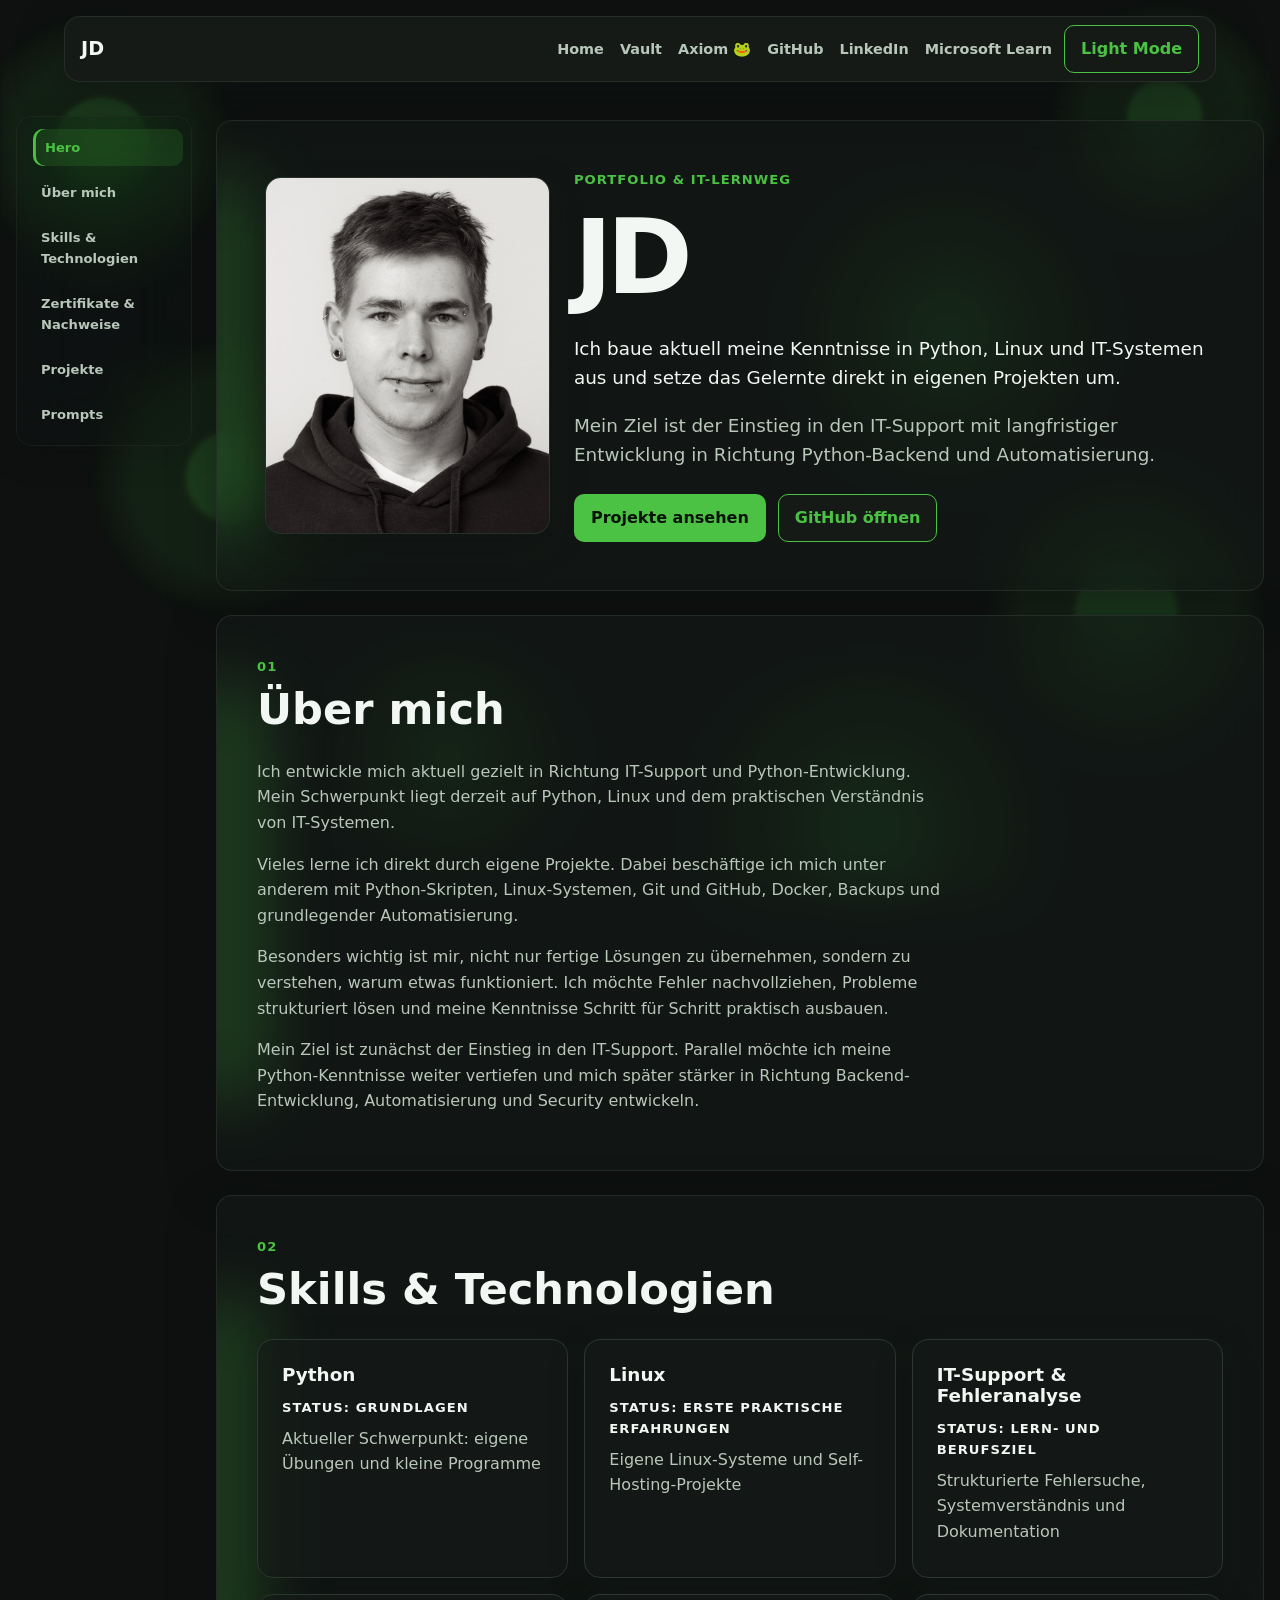
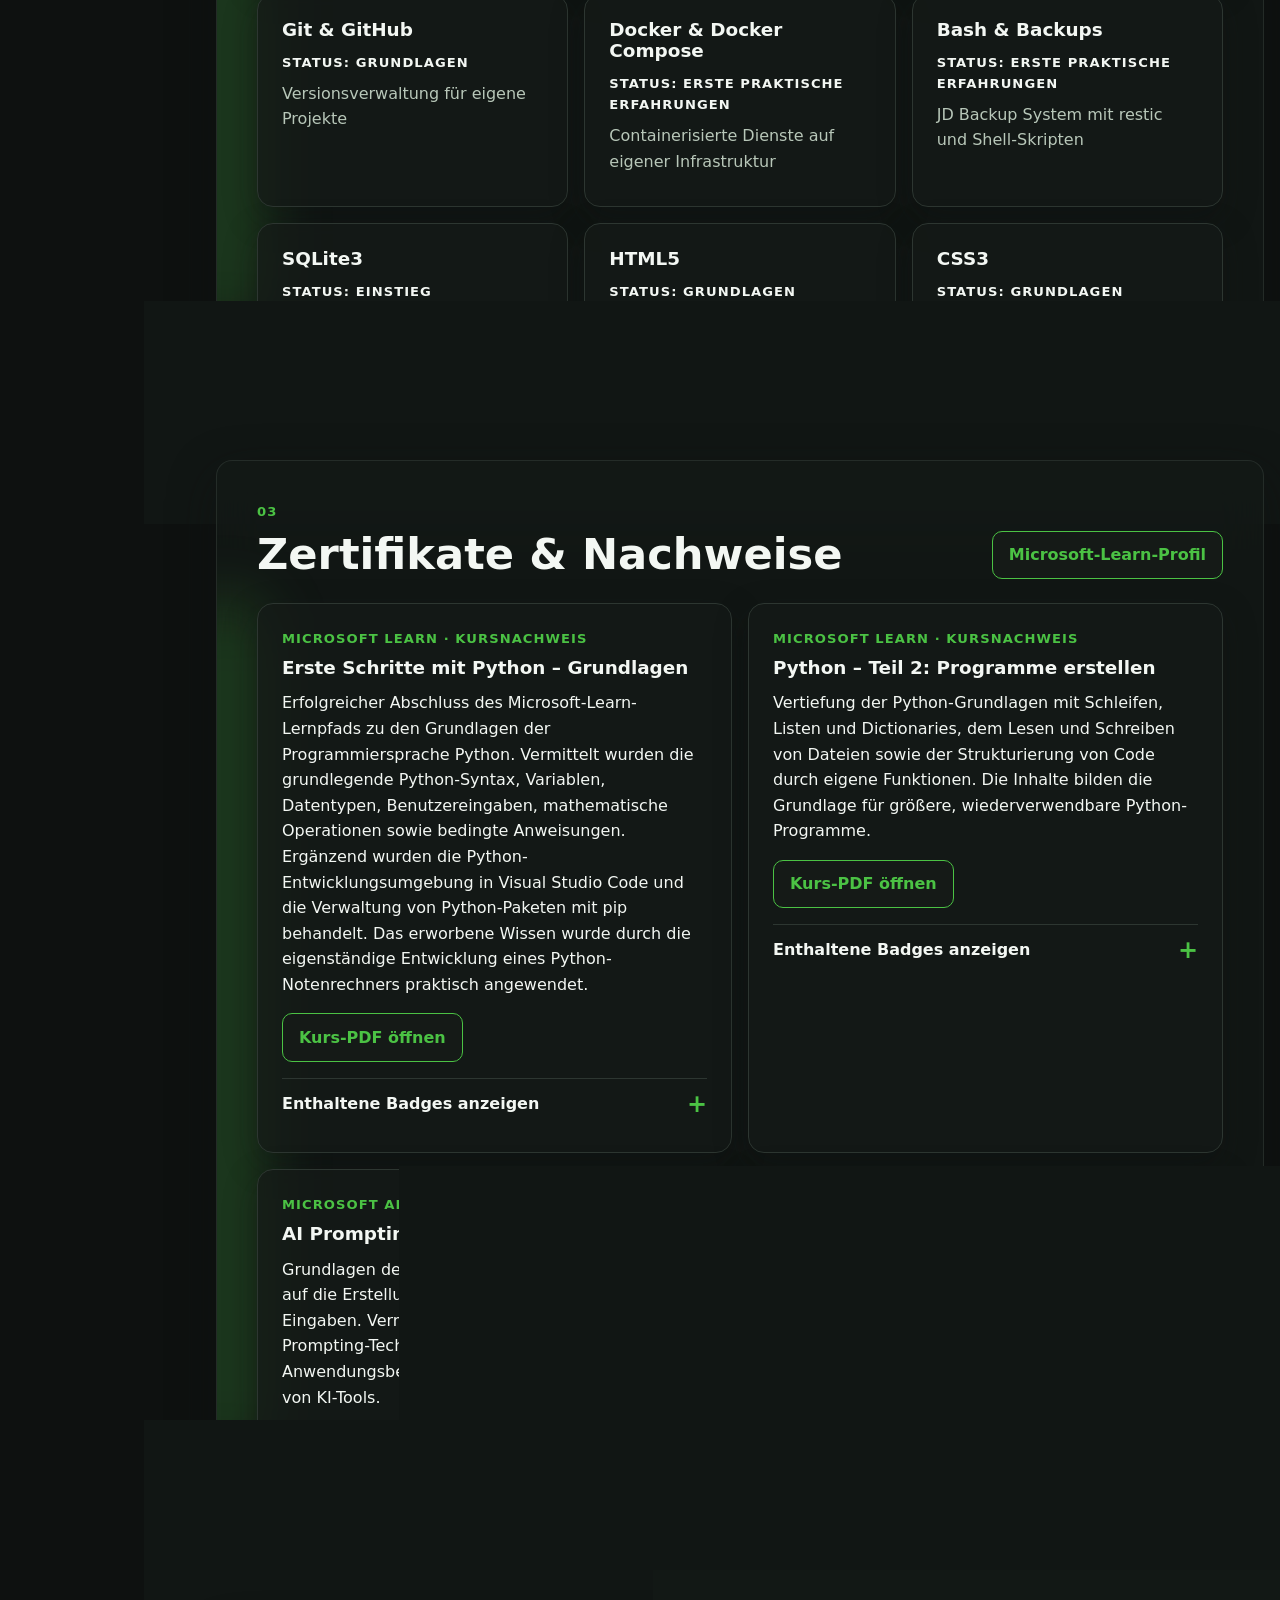
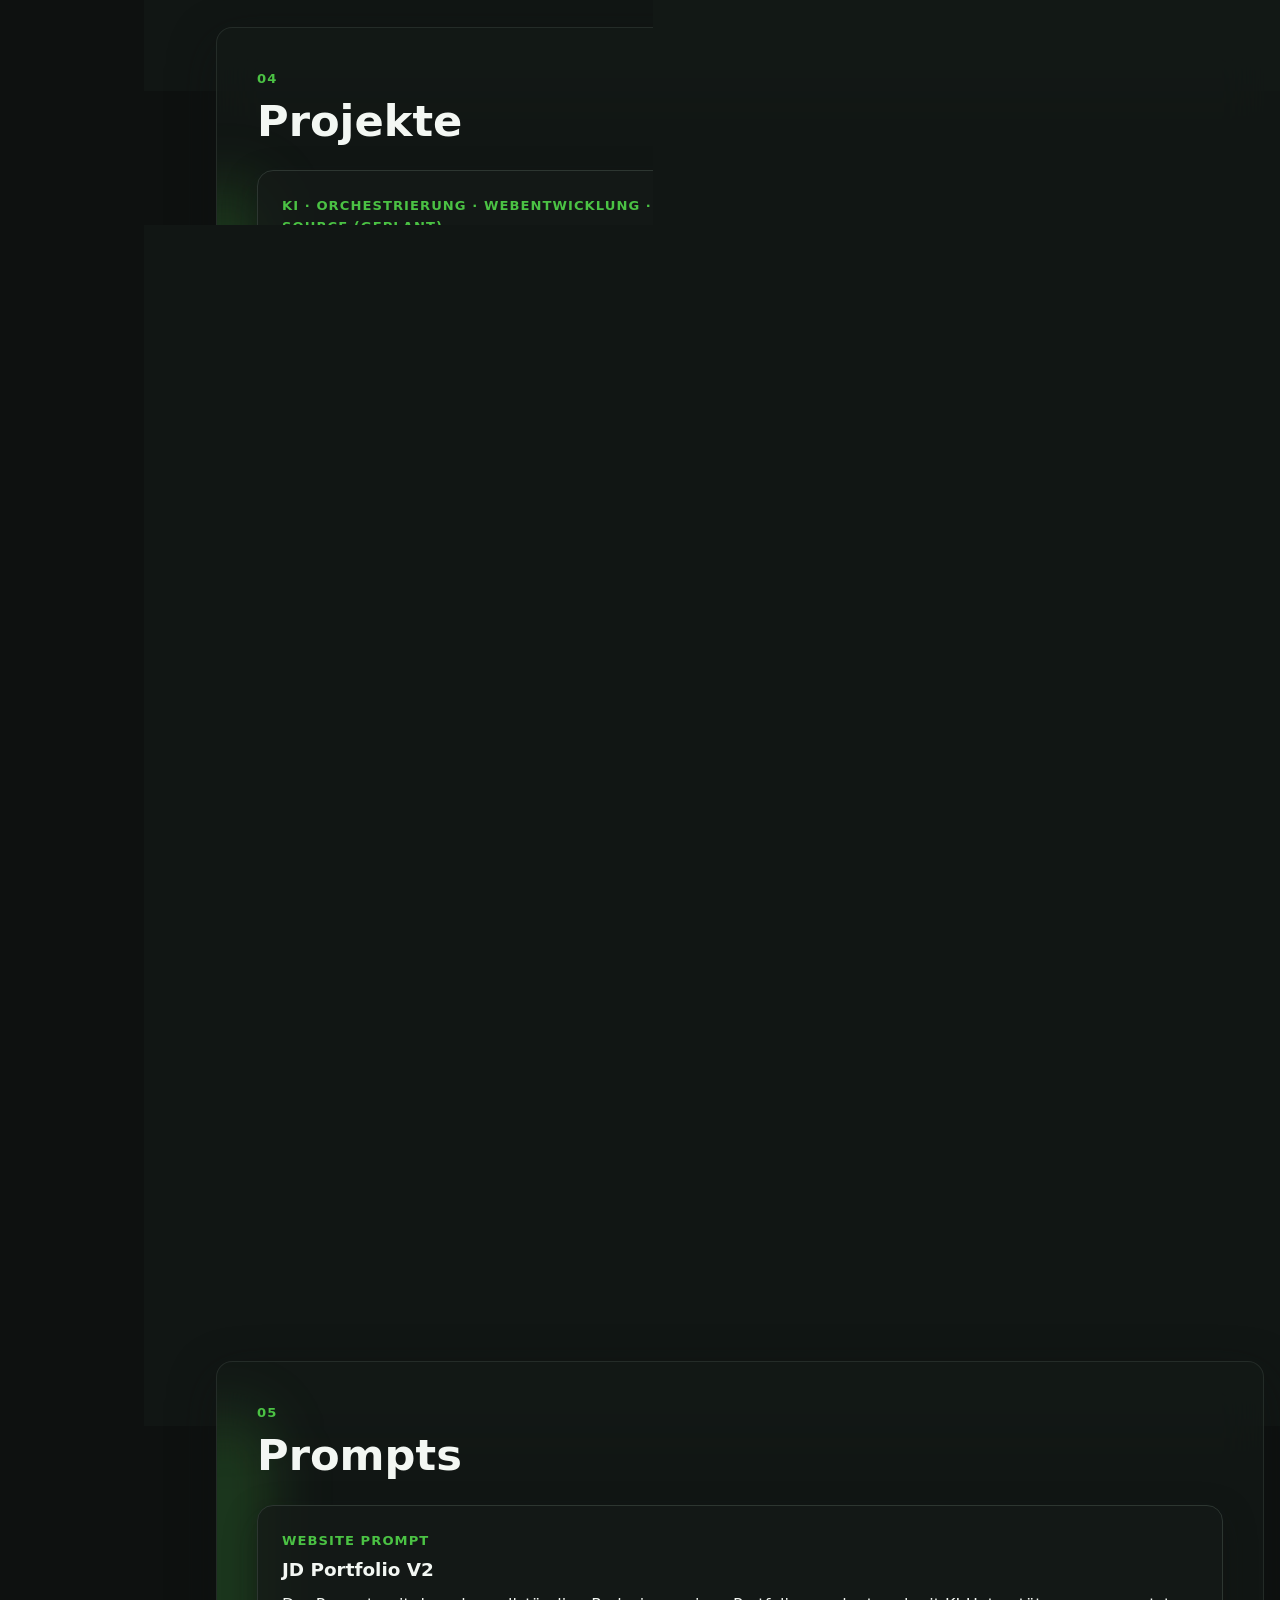
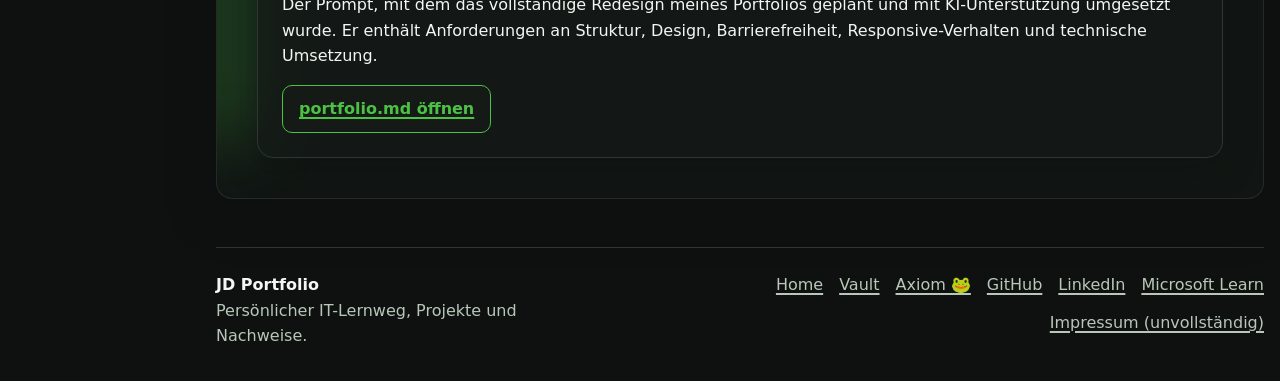
<file: index.html>
<!doctype html>
<html lang="de" data-theme="dark">
  <head>
    <meta charset="UTF-8" />
    <meta name="viewport" content="width=device-width, initial-scale=1.0" />
    <meta name="referrer" content="strict-origin-when-cross-origin" />
    <meta http-equiv="Content-Security-Policy" content="default-src 'self'; script-src 'self'; style-src 'self' 'unsafe-inline'; img-src 'self' data:; connect-src 'self'; object-src 'none'; base-uri 'self'; form-action 'self'; upgrade-insecure-requests" />
    <meta
      name="description"
      content="JD Portfolio – mein Weg in IT-Support, Python und Linux mit Projekten, Lernfortschritt und technischen Nachweisen."
    />
    <title>JD | Portfolio</title>
    <!-- PWA: öffentliches Portfolio, keine privaten Anwendungen im App-Scope -->
    <meta name="theme-color" content="#0e1110" />
    <meta name="apple-mobile-web-app-capable" content="yes" />
    <meta name="apple-mobile-web-app-status-bar-style" content="black-translucent" />
    <meta name="apple-mobile-web-app-title" content="JD Portfolio" />
    <link rel="manifest" href="/manifest.webmanifest" />
    <link rel="icon" type="image/svg+xml" href="/assets/icons/jd-icon.svg" />
    <link rel="apple-touch-icon" sizes="180x180" href="/assets/icons/IMG_2291.png" />
    <link rel="icon" type="image/png" sizes="192x192" href="/assets/icons/IMG_2292.png" />
    <link rel="icon" type="image/png" sizes="512x512" href="/assets/icons/IMG_2293.png" />

    <link rel="stylesheet" href="jd-design-tokens.css" />
    <link rel="stylesheet" href="style.css" />

    <script src="components.js" defer></script>
    <script src="script.js" defer></script>
  </head>
  <body>
    <a class="skip-link" href="#main-content"> Zum Hauptinhalt springen </a>

    <!-- HEADER: Gemeinsamer Seitenkopf aus components.js -->
    <div id="site-header"></div>

    <!-- NAVIGATION: Seitliche Sprunglinks -->
    <nav class="side-nav" aria-label="Seitennavigation">
      <a href="#hero">Hero</a>
      <a href="#about">Über mich</a>
      <a href="#skills">Skills &amp; Technologien</a>
      <a href="#certificates">Zertifikate &amp; Nachweise</a>
      <a href="#projects">Projekte</a>
      <a href="#prompts">Prompts</a>
    </nav>

    <main id="main-content" class="page-shell">
      <!-- HERO: Profil und Einstieg -->
      <section class="hero glass-panel" id="hero" aria-labelledby="hero-title">
        <div class="hero-photo">
          <img src="assets/images/profile-BnW.jpg" alt="Profilbild von JD" />
        </div>

        <div class="hero-content">
          <p class="eyebrow">Portfolio &amp; IT-Lernweg</p>
          <h1 id="hero-title">JD</h1>
          <p class="hero-text">
            Ich baue aktuell meine Kenntnisse in Python, Linux und IT-Systemen
            aus und setze das Gelernte direkt in eigenen Projekten um.
          </p>
          <p class="hero-text muted">
            Mein Ziel ist der Einstieg in den IT-Support mit langfristiger
            Entwicklung in Richtung Python-Backend und Automatisierung.
          </p>
          <div class="hero-actions">
            <a class="button button-primary" href="#projects">
              Projekte ansehen
            </a>
            <a
              class="button button-secondary"
              href="https://github.com/JayD-Labs"
              target="_blank"
              rel="noopener noreferrer"
            >
              GitHub öffnen
            </a>
          </div>
        </div>
      </section>

      <!-- ÜBER MICH: Profiltext -->
      <section
        class="content-section glass-panel"
        id="about"
        aria-labelledby="about-title"
      >
        <div class="section-heading">
          <p class="eyebrow">01</p>
          <h2 id="about-title">Über mich</h2>
        </div>

        <div class="prose">
          <p>
            Ich entwickle mich aktuell gezielt in Richtung IT-Support und
            Python-Entwicklung. Mein Schwerpunkt liegt derzeit auf Python,
            Linux und dem praktischen Verständnis von IT-Systemen.
          </p>
          <p>
            Vieles lerne ich direkt durch eigene Projekte. Dabei beschäftige
            ich mich unter anderem mit Python-Skripten, Linux-Systemen, Git und
            GitHub, Docker, Backups und grundlegender Automatisierung.
          </p>
          <p>
            Besonders wichtig ist mir, nicht nur fertige Lösungen zu
            übernehmen, sondern zu verstehen, warum etwas funktioniert. Ich
            möchte Fehler nachvollziehen, Probleme strukturiert lösen und meine
            Kenntnisse Schritt für Schritt praktisch ausbauen.
          </p>
          <p>
            Mein Ziel ist zunächst der Einstieg in den IT-Support. Parallel
            möchte ich meine Python-Kenntnisse weiter vertiefen und mich später
            stärker in Richtung Backend-Entwicklung, Automatisierung und
            Security entwickeln.
          </p>
        </div>
      </section>

      <!-- SKILLS: Technologien und Lernstand -->
      <section
        class="content-section glass-panel"
        id="skills"
        aria-labelledby="skills-title"
      >
        <div class="section-heading">
          <p class="eyebrow">02</p>
          <h2 id="skills-title">Skills &amp; Technologien</h2>
        </div>

        <div class="card-grid skill-grid">
          <article class="card skill-card">
            <h3>Python</h3>
            <p class="status-label">Status: Grundlagen</p>
            <p class="muted">Aktueller Schwerpunkt: eigene Übungen und kleine Programme</p>
          </article>
          <article class="card skill-card">
            <h3>Linux</h3>
            <p class="status-label">Status: Erste praktische Erfahrungen</p>
            <p class="muted">Eigene Linux-Systeme und Self-Hosting-Projekte</p>
          </article>
          <article class="card skill-card">
            <h3>IT-Support &amp; Fehleranalyse</h3>
            <p class="status-label">Status: Lern- und Berufsziel</p>
            <p class="muted">Strukturierte Fehlersuche, Systemverständnis und Dokumentation</p>
          </article>
          <article class="card skill-card">
            <h3>Git &amp; GitHub</h3>
            <p class="status-label">Status: Grundlagen</p>
            <p class="muted">Versionsverwaltung für eigene Projekte</p>
          </article>
          <article class="card skill-card">
            <h3>Docker &amp; Docker Compose</h3>
            <p class="status-label">Status: Erste praktische Erfahrungen</p>
            <p class="muted">Containerisierte Dienste auf eigener Infrastruktur</p>
          </article>
          <article class="card skill-card">
            <h3>Bash &amp; Backups</h3>
            <p class="status-label">Status: Erste praktische Erfahrungen</p>
            <p class="muted">JD Backup System mit restic und Shell-Skripten</p>
          </article>
          <article class="card skill-card">
            <h3>SQLite3</h3>
            <p class="status-label">Status: Einstieg</p>
            <p class="muted">Erste Nutzung in Python-Lernprojekten</p>
          </article>
          <article class="card skill-card">
            <h3>HTML5</h3>
            <p class="status-label">Status: Grundlagen</p>
            <p class="muted">Eingesetzt für dieses Portfolio</p>
          </article>
          <article class="card skill-card">
            <h3>CSS3</h3>
            <p class="status-label">Status: Grundlagen</p>
            <p class="muted">Eingesetzt für dieses Portfolio</p>
          </article>
        </div>
      </section>

      <!-- ZERTIFIKATE: Alle Nachweise im gemeinsamen Karten-Grid -->
      <section
        class="content-section glass-panel"
        id="certificates"
        aria-labelledby="certificates-title"
      >
        <div class="section-heading section-heading-with-action">
          <div>
            <p class="eyebrow">03</p>
            <h2 id="certificates-title">Zertifikate &amp; Nachweise</h2>
          </div>
          <a
            class="button button-secondary"
            href="https://learn.microsoft.com/de-de/users/justindanielschuldt-7930/achievements"
            target="_blank"
            rel="noopener noreferrer"
            >Microsoft-Learn-Profil</a
          >
        </div>

        <div class="card-grid certificate-grid">
          <!-- ZERTIFIKAT: Python Teil 1 – Grundlagen -->

          <article class="card certificate-card certificate-course">
            <div>
              <p class="card-kicker">Microsoft Learn · Kursnachweis</p>

              <h3>Erste Schritte mit Python – Grundlagen</h3>

              <p>
                Erfolgreicher Abschluss des Microsoft-Learn-Lernpfads zu den
                Grundlagen der Programmiersprache Python. Vermittelt wurden die
                grundlegende Python-Syntax, Variablen, Datentypen,
                Benutzereingaben, mathematische Operationen sowie bedingte
                Anweisungen. Ergänzend wurden die Python-Entwicklungsumgebung in
                Visual Studio Code und die Verwaltung von Python-Paketen mit pip
                behandelt. Das erworbene Wissen wurde durch die eigenständige
                Entwicklung eines Python-Notenrechners praktisch angewendet.
              </p>
            </div>

            <a
              class="button button-secondary"
              href="assets/certificates/python-grundlagen.pdf"
              target="_blank"
              rel="noopener noreferrer"
            >
              Kurs-PDF öffnen
            </a>

            <button
              class="accordion-trigger"
              type="button"
              aria-expanded="false"
              aria-controls="python-certificate-details"
            >
              Enthaltene Badges anzeigen
              <span aria-hidden="true">+</span>
            </button>

            <div class="accordion-panel" id="python-certificate-details" hidden>
              <article class="nested-card">
                <h3>Schreiben des ersten Python-Codes</h3>

                <p>
                  Einführung in die Programmiersprache Python und ihre
                  grundlegende Syntax. Erste Python-Programme erstellt, die
                  print()-Funktion kennengelernt und grundlegende Anweisungen
                  zur Ausgabe von Texten ausgeführt.
                </p>

                <a
                  href="assets/certificates/python-first-code.pdf"
                  target="_blank"
                  rel="noopener noreferrer"
                >
                  Badge-PDF öffnen
                </a>
              </article>

              <article class="nested-card">
                <h3>Daten in Python verarbeiten</h3>

                <p>
                  Grundlagen der Datenverarbeitung mit Python erlernt. Variablen
                  und Datentypen wie int, float und str verwendet,
                  Benutzereingaben verarbeitet und mathematische Berechnungen
                  durchgeführt. Das Wissen wurde durch die eigenständige
                  Entwicklung eines Notenrechners praktisch angewendet.
                </p>

                <a
                  href="assets/certificates/python-daten.pdf"
                  target="_blank"
                  rel="noopener noreferrer"
                >
                  Badge-PDF öffnen
                </a>
              </article>

              <article class="nested-card">
                <h3>Python mit Visual Studio Code entwickeln</h3>

                <p>
                  Einrichtung und Verwendung einer Python-Entwicklungsumgebung
                  mit Visual Studio Code. Grundlagen der Python-Erweiterungen,
                  der Verwaltung von Python-Paketen mit pip sowie der Arbeit mit
                  virtuellen Umgebungen kennengelernt.
                </p>

                <a
                  href="assets/certificates/vsc-py-pip-grundlagen.pdf"
                  target="_blank"
                  rel="noopener noreferrer"
                >
                  Badge-PDF öffnen
                </a>
              </article>

              <article class="nested-card">
                <h3>Entscheidungen in Python treffen</h3>

                <p>
                  Grundlagen der bedingten Programmausführung erlernt. Mit if-,
                  elif- und else-Anweisungen gearbeitet, Vergleichsoperatoren
                  kennengelernt und logische Bedingungen zur Steuerung des
                  Programmablaufs verwendet.
                </p>

                <a
                  href="assets/certificates/python-abfragen.pdf"
                  target="_blank"
                  rel="noopener noreferrer"
                >
                  Badge-PDF öffnen
                </a>
              </article>
            </div>
          </article>

          <!-- ZERTIFIKAT: Python Teil 2 – Programme erstellen -->
          <article class="card certificate-card certificate-course">
            <div>
              <p class="card-kicker">Microsoft Learn · Kursnachweis</p>
              <h3>Python – Teil 2: Programme erstellen</h3>
              <p>
                Vertiefung der Python-Grundlagen mit Schleifen, Listen und
                Dictionaries, dem Lesen und Schreiben von Dateien sowie der
                Strukturierung von Code durch eigene Funktionen. Die Inhalte
                bilden die Grundlage für größere, wiederverwendbare
                Python-Programme.
              </p>
            </div>

            <a
              class="button button-secondary"
              href="assets/certificates/python2-grundlagen2.pdf"
              target="_blank"
              rel="noopener noreferrer"
              >Kurs-PDF öffnen</a
            >

            <button
              class="accordion-trigger"
              type="button"
              aria-expanded="false"
              aria-controls="python2-certificate-details"
            >
              Enthaltene Badges anzeigen
              <span aria-hidden="true">+</span>
            </button>

            <div
              class="accordion-panel"
              id="python2-certificate-details"
              hidden
            >
              <article class="nested-card">
                <h3>Aktionen mit Schleifen wiederholen</h3>
                <p>
                  Wiederholte Programmausführung mit for- und while-Schleifen
                  sowie die Steuerung von Schleifenabläufen kennengelernt.
                </p>
                <a
                  href="assets/certificates/python2-schleifen.pdf"
                  target="_blank"
                  rel="noopener noreferrer"
                  >Badge-PDF öffnen</a
                >
              </article>

              <article class="nested-card">
                <h3>Daten mit Listen und Dictionaries organisieren</h3>
                <p>
                  Mehrere Werte in Listen speichern und strukturierte Daten mit
                  Dictionaries verwalten und verarbeiten.
                </p>
                <a
                  href="assets/certificates/python2-dict-list.pdf"
                  target="_blank"
                  rel="noopener noreferrer"
                  >Badge-PDF öffnen</a
                >
              </article>

              <article class="nested-card">
                <h3>Dateien lesen und schreiben</h3>
                <p>
                  Dateien mit Python öffnen, Inhalte auslesen und Daten
                  dauerhaft in Dateien speichern.
                </p>
                <a
                  href="assets/certificates/python2-read-write.pdf"
                  target="_blank"
                  rel="noopener noreferrer"
                  >Badge-PDF öffnen</a
                >
              </article>

              <article class="nested-card">
                <h3>Wiederverwendbaren Code mit Funktionen schreiben</h3>
                <p>
                  Eigene Funktionen mit def erstellen, Parameter übergeben und
                  Rückgabewerte verwenden, um Programme übersichtlich zu
                  strukturieren.
                </p>
                <a
                  href="assets/certificates/python2-def.pdf"
                  target="_blank"
                  rel="noopener noreferrer"
                  >Badge-PDF öffnen</a
                >
              </article>
            </div>
          </article>

          <!-- ZERTIFIKAT: AI Prompting -->
          <article class="card certificate-card">
            <div>
              <p class="card-kicker">Microsoft Applied Skills</p>
              <h3>AI Prompting</h3>
              <p>
                Grundlagen des KI-gestützten Promptings mit Fokus auf die
                Erstellung klarer und zielgerichteter Eingaben. Vermittelt
                wurden grundlegende Prompting-Techniken, praktische
                Anwendungsbeispiele sowie der effektive Einsatz von KI-Tools.
              </p>
            </div>
            <a
              class="button button-secondary"
              href="assets/certificates/microsoft-ai-prompting.pdf"
              target="_blank"
              rel="noopener noreferrer"
              >PDF öffnen</a
            >
          </article>

          <!-- ZERTIFIKAT: HTML & CSS für Anfänger -->
          <article class="card certificate-card certificate-course">
            <div>
              <p class="card-kicker">Kursnachweis</p>
              <h3>Website erstellen mit HTML &amp; CSS (Anfänger)</h3>
              <p>
                Grundlagen der Webentwicklung mit HTML und CSS. Behandelt wurden
                der strukturierte Aufbau von Webseiten, grundlegendes Styling,
                Barrierefreiheit sowie bewährte Methoden für eine saubere und
                benutzerfreundliche Webentwicklung.
              </p>
            </div>

            <a
              class="button button-secondary"
              href="assets/certificates/html-css-anfaenger-zertifikat.pdf"
              target="_blank"
              rel="noopener noreferrer"
              >Kurs-PDF öffnen</a
            >

            <button
              class="accordion-trigger"
              type="button"
              aria-expanded="false"
              aria-controls="certificate-details"
            >
              Enthaltene Badges anzeigen
              <span aria-hidden="true">+</span>
            </button>

            <div class="accordion-panel" id="certificate-details" hidden>
              <article class="nested-card">
                <h3>Erste Website mit HTML erstellen</h3>
                <p>
                  Grundlagen und erste Befehle in HTML ausgeführt. Eine kleine
                  Übungswebsite erstellt.
                </p>
                <a
                  href="assets/certificates/html-grundkenntnisse.pdf"
                  target="_blank"
                  rel="noopener noreferrer"
                  >Badge-PDF öffnen</a
                >
              </article>
              <article class="nested-card">
                <h3>Verwenden von CSS auf einer Website</h3>
                <p>
                  Grundlagen und erste Befehle in CSS ausgeführt. Einbindung von
                  CSS-Dateien in HTML gelernt und erste optische Änderungen
                  gemacht.
                </p>
                <a
                  href="assets/certificates/css-grundlagen.pdf"
                  target="_blank"
                  rel="noopener noreferrer"
                  >Badge-PDF öffnen</a
                >
              </article>
              <article class="nested-card">
                <h3>Grundlagen zur Barrierefreiheit in HTML</h3>
                <p>
                  Erste Grundlagen des WCAG-Standards gelernt, darunter Schrift-
                  und Farbaspekte sowie Lighthouse.
                </p>
                <a
                  href="assets/certificates/barrierefreiheit-html.pdf"
                  target="_blank"
                  rel="noopener noreferrer"
                  >Badge-PDF öffnen</a
                >
              </article>
            </div>
          </article>
        </div>
      </section>

      <!-- PROJEKTE: Praxisbeispiele und GitHub-Repositories -->
      <section
        class="content-section glass-panel"
        id="projects"
        aria-labelledby="projects-title"
      >
        <div class="section-heading">
          <p class="eyebrow">04</p>
          <h2 id="projects-title">Projekte</h2>
        </div>

        <div class="card-grid project-grid">
          <!-- PROJEKT: Axiom – öffentliches Privacy-first KI-Assistenten-Projekt -->
          <article class="card project-card">
            <div>
              <p class="card-kicker">KI · Orchestrierung · Webentwicklung · Open Source (geplant)</p>
              <h3>Axiom 🐸 – Personal AI System</h3>
              <p>
                Axiom ist mein Projekt für einen persönlichen KI-Assistenten mit
                spezialisierten Skills und optionalen Integrationen. Die öffentliche
                Website bietet einen interaktiven Setup-Konfigurator für ChatGPT,
                Hybridbetrieb und einen eigenen MCP-Server.
              </p>
              <p class="muted">
                Privacy-first: kein Axiom-Benutzerkonto, kein zentraler Speicher
                für fremde Daten und ein lokaler Konfigurationsexport.
                Das Projekt befindet sich in der Entwicklung.
              </p>
            </div>
            <a class="button button-primary"
               href="https://axiom.jd-schuldt.de/"
               rel="noopener noreferrer">
              Axiom Website öffnen ↗
            </a>
            <a class="button button-secondary"
               href="https://github.com/JayD-labs/axiom-web"
               target="_blank"
               rel="noopener noreferrer">
              Axiom GitHub-Repository
            </a>
          </article>

          <!-- PROJEKT: JD Portfolio -->
          <article class="card project-card">
            <div>
              <p class="card-kicker">Webentwicklung</p>
              <h3>JD Portfolio</h3>

              <p>
                Mein persönliches Portfolio zur Darstellung meines IT-Lernwegs,
                meiner Projekte und Zertifikate. Die erste Version habe ich
                eigenständig mit HTML und CSS aufgebaut. Das aktuelle Redesign
                entstand mit KI-Unterstützung auf Basis meiner eigenen
                Anforderungen, Inhalte, Designvorgaben und Prompts. Dabei
                übernehme ich die Prüfung, Anpassung und Weiterentwicklung der
                generierten Lösungen selbst.
              </p>
            </div>


            <a class="button button-secondary" href="https://vault.jd-schuldt.de/" target="_blank" rel="noopener noreferrer" aria-label="Vaultwarden öffnen (nur über Heimnetz oder WireGuard erreichbar)">Vaultwarden öffnen · VPN erforderlich</a>

            <button
              class="accordion-trigger"
              type="button"
              aria-expanded="false"
              aria-controls="project-jd-details"
            >
              Projektdetails anzeigen
              <span aria-hidden="true">+</span>
            </button>

            <div class="accordion-panel" id="project-jd-details" hidden>
              <dl class="project-meta">
                <div>
                  <dt>Technologien</dt>
                  <dd>HTML, CSS, JavaScript, Git &amp; GitHub</dd>
                </div>

                <div>
                  <dt>Mein Anteil</dt>
                  <dd>
                    Konzeption, Anforderungen, Inhalte, Designvorgaben,
                    Prompting, Tests und Weiterentwicklung
                  </dd>
                </div>

                <div>
                  <dt>KI-Unterstützung</dt>
                  <dd>
                    Erstellung und Überarbeitung größerer Teile von HTML, CSS
                    und JavaScript auf Basis meiner Vorgaben
                  </dd>
                </div>

                <div>
                  <dt>Prompt</dt>
                  <dd>
                    <a href="assets/prompts/portfolio.md"> portfolio.md </a>
                  </dd>
                </div>
              </dl>
            </div>
          </article>

          <!-- PROJEKT: JD Backup System -->
          <article class="card project-card">
            <div>
              <p class="card-kicker">Linux · Bash · Datensicherung</p>
              <h3>JD Backup System</h3>
              <p>Eigenes Backup-Projekt für meine Linux-Projekte und meinen selbst gehosteten Passwortmanager. Ich beschäftige mich mit automatisierbaren Sicherungen, restic, SQLite-Backups und Protokollierung.</p>
            </div>
            <a class="button button-secondary" href="https://github.com/JayD-labs/jd-backup-system" target="_blank" rel="noopener noreferrer">Repository öffnen</a>
          </article>

          <!-- PROJEKT: JD LifeHub / AuthService -->
          <article class="card project-card">
            <div>
              <p class="card-kicker">Python · API-Lernprojekt · SQLite</p>
              <h3>JD-LifeHub – AuthService</h3>
              <p>Ein frühes Python-Lernprojekt rund um einen eigenen Authentifizierungsdienst. Ein einfacher Status-Endpunkt ist umgesetzt; API-Architektur, Benutzerkonten und sichere Anmeldung sind weitere Lernschritte.</p>
            </div>
            <a class="button button-secondary" href="https://github.com/JayD-labs/jd-authservice" target="_blank" rel="noopener noreferrer">Repository öffnen</a>
          </article>

          <!-- PROJEKT: Vaultwarden -->
          <article class="card project-card">
            <div>
              <p class="card-kicker">Vaultwarden</p>
              <h3>Self-hosted Passwortmanager</h3>

              <p>
                Mein selbst gehosteter Passwortmanager auf einem Raspberry Pi.
                Vaultwarden läuft containerisiert mit Docker und speichert meine
                Passwörter
                <strong>privat auf meiner eigenen Infrastruktur</strong>.
              </p>
            </div>

            <button
              class="accordion-trigger"
              type="button"
              aria-expanded="false"
              aria-controls="project-vaultwarden-details"
            >
              Projektdetails anzeigen
              <span aria-hidden="true">+</span>
            </button>

            <div
              class="accordion-panel"
              id="project-vaultwarden-details"
              hidden
            >
              <dl class="project-meta">
                <div>
                  <dt>Technologien</dt>
                  <dd>
                    Raspberry Pi, Linux, Docker, Docker Compose, Vaultwarden,
                    Caddy, Git &amp; GitHub
                  </dd>
                </div>

                <div>
                  <dt>Mein Anteil</dt>
                  <dd>
                    Planung der Architektur, Einrichtung des Linux-Servers,
                    Aufbau der Docker-Umgebung, Konfiguration von Vaultwarden,
                    Netzwerk- und Sicherheitskonfiguration sowie Tests,
                    Dokumentation und Versionsverwaltung
                  </dd>
                </div>

                <div>
                  <dt>Lernziele</dt>
                  <dd>
                    Linux-Administration, Docker, Container-Netzwerke, Reverse
                    Proxy, Self-Hosting, Sicherheit und Git
                  </dd>
                </div>

                <div>
                  <dt>KI-Unterstützung</dt>
                  <dd>
                    Schrittweise Unterstützung bei Planung, Fehlersuche und
                    Erklärung neuer Linux-, Docker- und Netzwerk-Konzepte. Die
                    Einrichtung und Befehle wurden von mir selbst durchgeführt.
                  </dd>
                </div>

                <div>
                  <dt>Repository</dt>
                  <dd>
                    <a
                      href="https://github.com/JayD-labs/vaultwarden"
                      target="_blank"
                      rel="noopener noreferrer"
                    >
                      GitHub – Vaultwarden
                    </a>
                  </dd>
                </div>
              </dl>
            </div>
          </article>
        </div>
      </section>

      <!-- PROMPTS: Dokumentation des Website-Redesigns -->
      <section
        class="content-section glass-panel"
        id="prompts"
        aria-labelledby="prompts-title"
      >
        <div class="section-heading">
          <p class="eyebrow">05</p>
          <h2 id="prompts-title">Prompts</h2>
        </div>

        <article class="card prompt-card">
          <p class="card-kicker">Website Prompt</p>

          <h3>JD Portfolio V2</h3>

          <p>
            Der Prompt, mit dem das vollständige Redesign meines Portfolios
            geplant und mit KI-Unterstützung umgesetzt wurde. Er enthält
            Anforderungen an Struktur, Design, Barrierefreiheit,
            Responsive-Verhalten und technische Umsetzung.
          </p>

          <a class="button button-secondary" href="assets/prompts/portfolio.md">
            portfolio.md öffnen
          </a>
        </article>
      </section>
    </main>

    <!-- FOOTER: Gemeinsamer Seitenfuß aus components.js -->
    <div id="site-footer"></div>

    <!-- ZURÜCK NACH OBEN: Sprungbutton -->
    <button
      class="button button-primary back-to-top"
      type="button"
      id="back-to-top"
      aria-label="Zurück zum Seitenanfang"
      hidden
    >
      ↑
    </button>
  </body>
</html>
</file>
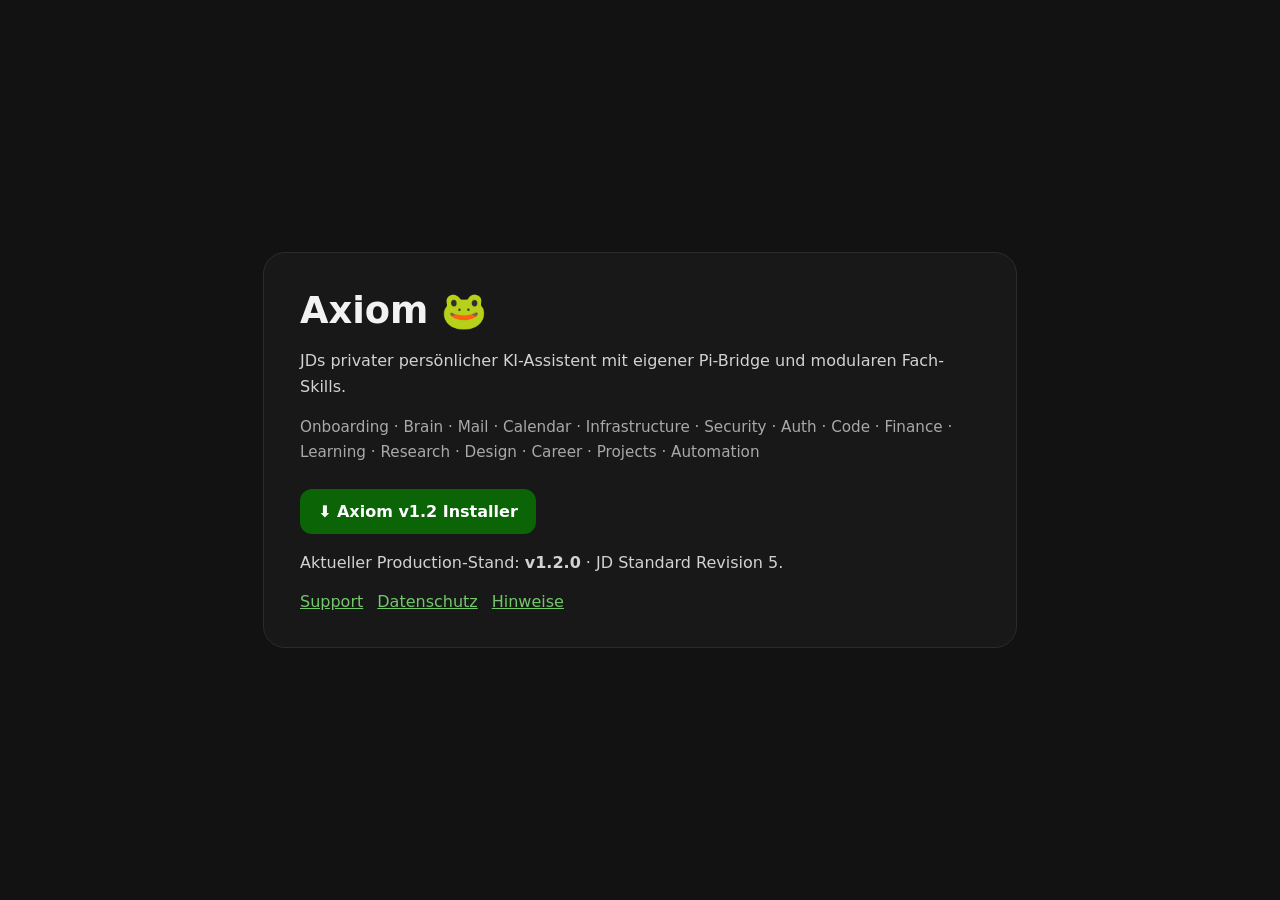
<file: axiom/index.html>
<!doctype html><html lang="de"><head><meta charset="utf-8"><meta name="viewport" content="width=device-width,initial-scale=1"><meta name="referrer" content="strict-origin-when-cross-origin"><meta http-equiv="Content-Security-Policy" content="default-src 'self'; script-src 'none'; style-src 'self' 'unsafe-inline'; img-src 'self' data:; object-src 'none'; base-uri 'self'; form-action 'self'; upgrade-insecure-requests"><meta name="robots" content="noindex"><title>Axiom 🐸</title>
<style>:root{color-scheme:dark;font-family:system-ui,-apple-system,BlinkMacSystemFont,"Segoe UI",sans-serif}body{margin:0;min-height:100vh;display:grid;place-items:center;background:#121212;color:#f2f2f2}main{width:min(92vw,680px);padding:36px;border:1px solid #2b2b2b;border-radius:22px;background:#181818}h1{font-size:2.3rem;margin:0 0 8px}p{color:#d2d2d2;line-height:1.6}.skills{font-size:.95rem;color:#a9a9a9}a.button{display:inline-block;margin-top:10px;padding:13px 18px;border-radius:12px;background:#0b6406;color:#fff;text-decoration:none;font-weight:700}nav a{color:#72c86b;margin-right:14px}</style></head>
<body><main><h1>Axiom 🐸</h1><p>JDs privater persönlicher KI-Assistent mit eigener Pi-Bridge und modularen Fach-Skills.</p>
<p class="skills">Onboarding · Brain · Mail · Calendar · Infrastructure · Security · Auth · Code · Finance · Learning · Research · Design · Career · Projects · Automation</p>
<a class="button" href="./v1.2/download.html">⬇️ Axiom v1.2 Installer</a>
<p>Aktueller Production-Stand: <strong>v1.2.0</strong> · JD Standard Revision 5.</p>
<nav><a href="./support.html">Support</a><a href="./privacy.html">Datenschutz</a><a href="./terms.html">Hinweise</a></nav></main></body></html>
</file>
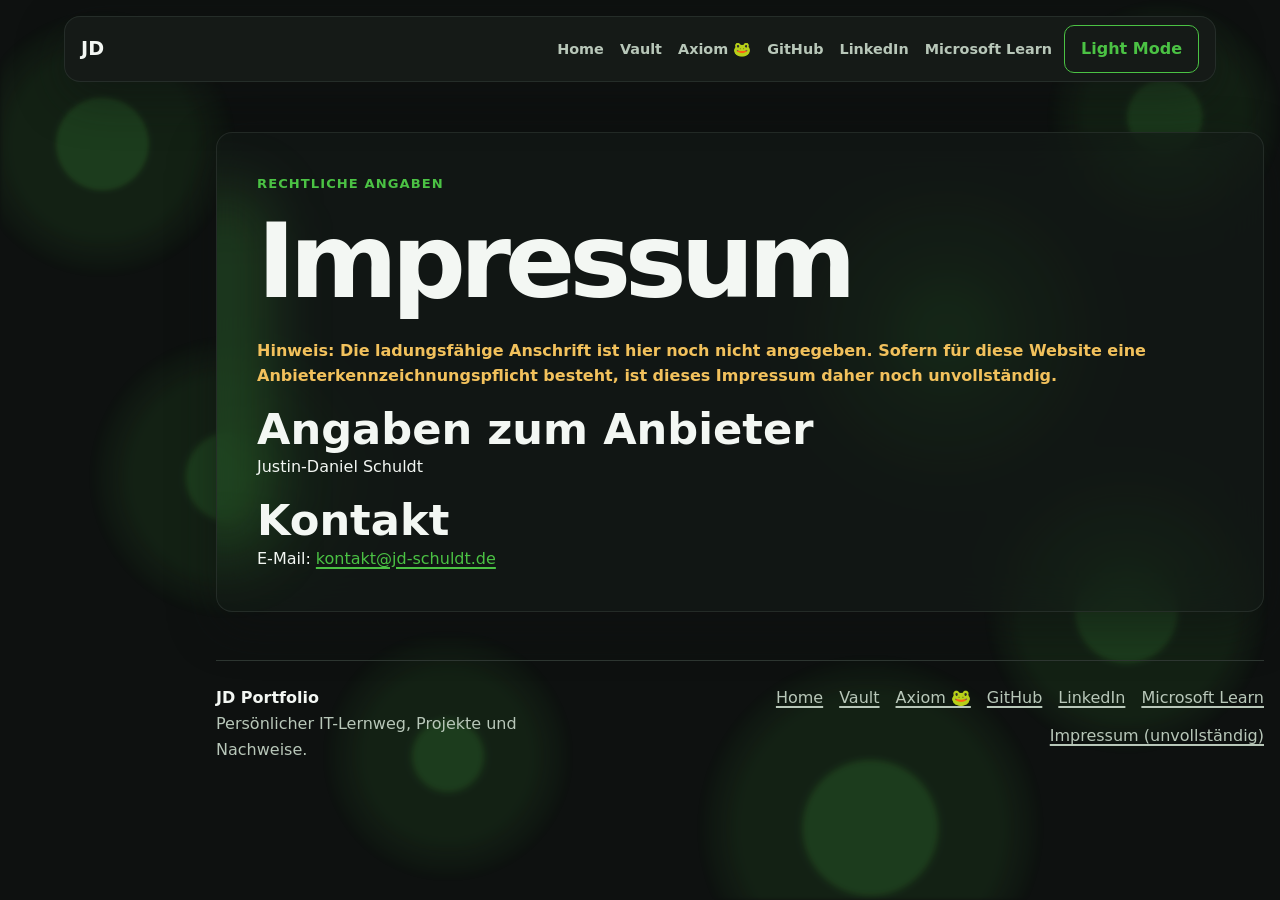
<file: impressum/index.html>
<!doctype html>
<html lang="de" data-theme="dark">
<head>
  <meta charset="UTF-8" />
  <meta name="viewport" content="width=device-width, initial-scale=1.0" />
  <meta name="referrer" content="strict-origin-when-cross-origin" />
  <meta http-equiv="Content-Security-Policy" content="default-src 'self'; script-src 'self'; style-src 'self' 'unsafe-inline'; img-src 'self' data:; connect-src 'self'; object-src 'none'; base-uri 'self'; form-action 'self'; upgrade-insecure-requests" />
  <meta name="robots" content="noindex, nofollow" />
  <title>Impressum | JD Portfolio</title>
  <link rel="stylesheet" href="/jd-design-tokens.css" />
  <link rel="stylesheet" href="/style.css" />
  <script src="/components.js" defer></script>
  <script src="/script.js" defer></script>
</head>
<body>
  <a class="skip-link" href="#main-content">Zum Hauptinhalt springen</a>
  <div id="site-header"></div>
  <main id="main-content" class="page-shell">
    <section class="content-section glass-panel" aria-labelledby="impressum-title">
      <p class="eyebrow">Rechtliche Angaben</p>
      <h1 id="impressum-title">Impressum</h1>
      <p class="placeholder-text"><strong>Hinweis:</strong> Die ladungsfähige Anschrift ist hier noch nicht angegeben. Sofern für diese Website eine Anbieterkennzeichnungspflicht besteht, ist dieses Impressum daher noch unvollständig.</p>
      <h2>Angaben zum Anbieter</h2>
      <p>Justin-Daniel Schuldt</p>
      <h2>Kontakt</h2>
      <p>E-Mail: <a href="mailto:kontakt@jd-schuldt.de">kontakt@jd-schuldt.de</a></p>
    </section>
  </main>
  <div id="site-footer"></div>
</body>
</html>
</file>
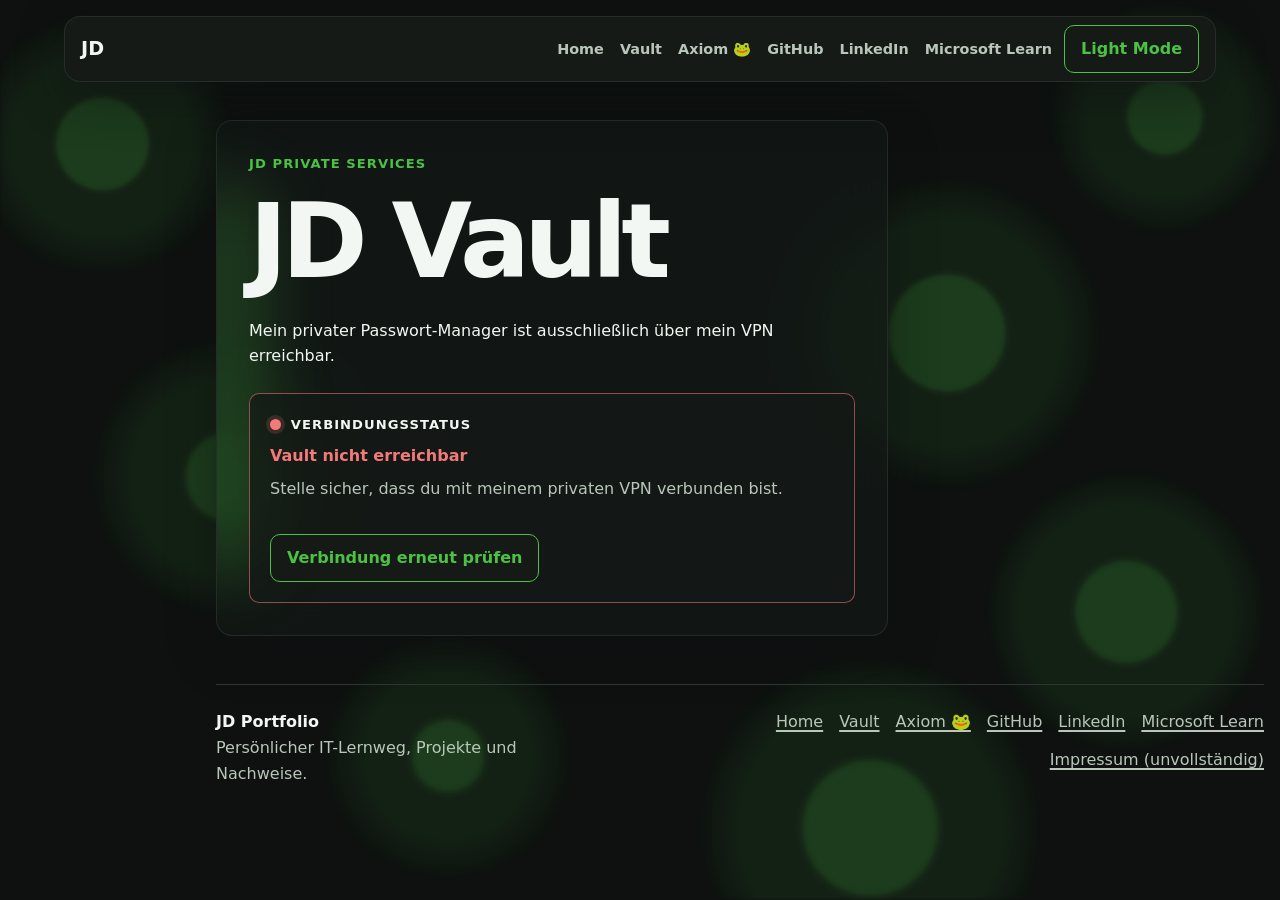
<file: vault/index.html>
<!DOCTYPE html>
<html lang="de">
<head>
    <meta charset="UTF-8">
    <meta name="viewport" content="width=device-width, initial-scale=1.0">
    <meta http-equiv="Content-Security-Policy" content="default-src 'self'; script-src 'self'; style-src 'self' 'unsafe-inline'; img-src 'self' data:; connect-src 'self' https://vault.jd-schuldt.de; object-src 'none'; base-uri 'self'; form-action 'self'; upgrade-insecure-requests" />

    <title>JD Vault</title>

    <link rel="stylesheet" href="../jd-design-tokens.css">
    <link rel="stylesheet" href="../style.css">
    <link rel="stylesheet" href="vault.css">
    
    <script src="/components.js" defer></script>
    <script src="/script.js" defer></script>
    <script src="vault.js" defer></script>
</head>

<body>
    <div id="site-header"></div>
    <main class="page-shell vault-shell">
        <section class="glass-panel">
            <p class="eyebrow">JD Private Services</p>

            <h1>JD Vault</h1>

            <p>
                Mein privater Passwort-Manager ist ausschließlich
                über mein VPN erreichbar.
            </p>

            <div class="vault-status" id="vault-status">
                <div class="status-heading">
                    <span class="status-dot" aria-hidden="true"></span>
                    <p class="status-label">Verbindungsstatus</p>
                </div>

                <strong id="vault-status-title">
                    Vault nicht erreichbar
                </strong>

                <p class="muted" id="vault-status-message">
                    Stelle sicher, dass du mit meinem privaten VPN verbunden bist.
                </p>

                <button
                    class="button button-secondary"
                    id="vault-retry"
                    type="button"
                >
                    Verbindung erneut prüfen
                </button>
            </div>        
        </section>
    </main>

    <div id="site-footer"></div>

</body>
</html>
</file>
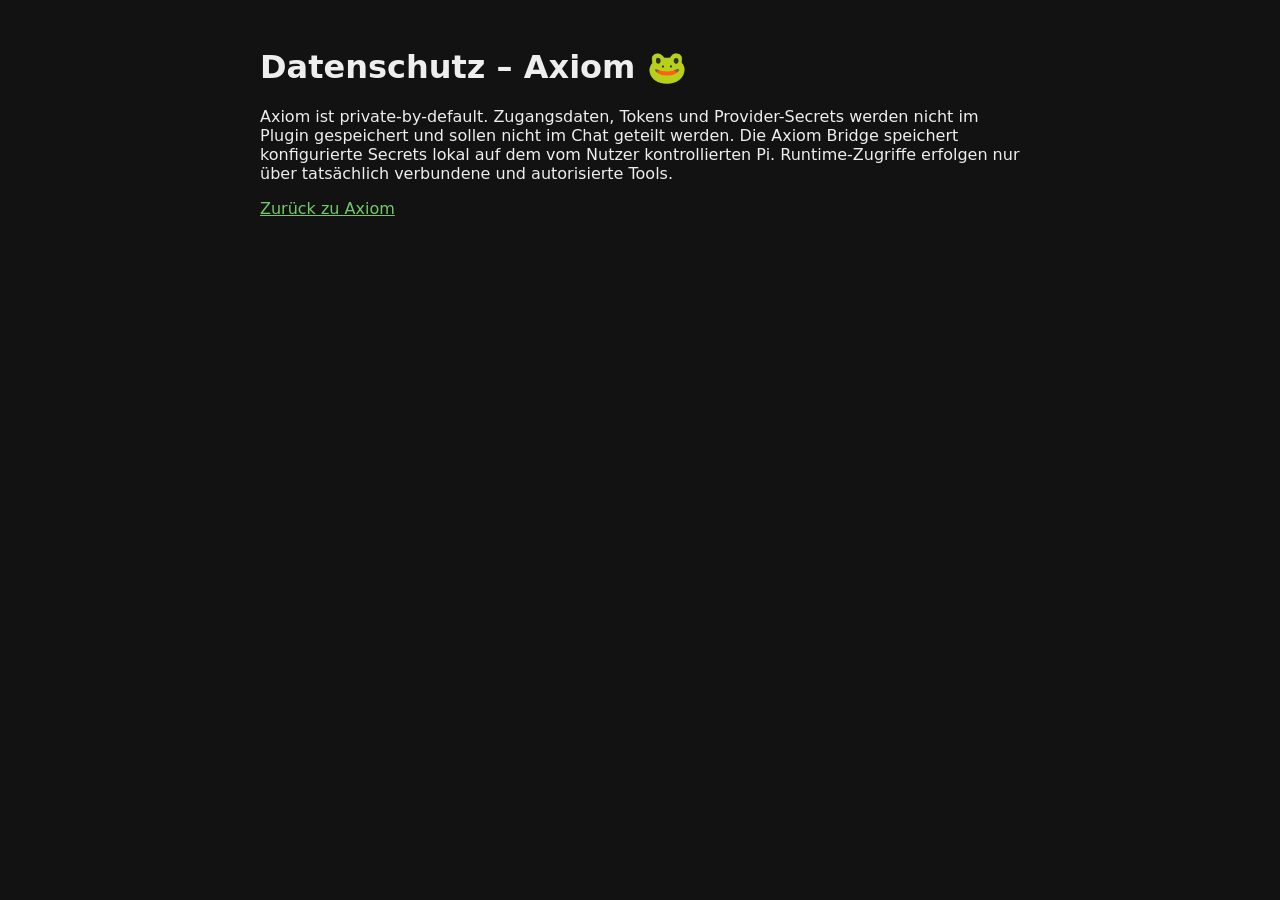
<file: axiom/privacy.html>
<!doctype html><html lang="de"><head><meta charset="utf-8"><meta name="viewport" content="width=device-width,initial-scale=1"><meta name="referrer" content="strict-origin-when-cross-origin"><meta http-equiv="Content-Security-Policy" content="default-src 'self'; script-src 'none'; style-src 'self' 'unsafe-inline'; img-src 'self' data:; object-src 'none'; base-uri 'self'; form-action 'self'; upgrade-insecure-requests"><title>Axiom 🐸 Datenschutz</title></head><body style="font-family:system-ui;max-width:760px;margin:48px auto;padding:0 20px;background:#121212;color:#eee"><h1>Datenschutz – Axiom 🐸</h1><p>Axiom ist private-by-default. Zugangsdaten, Tokens und Provider-Secrets werden nicht im Plugin gespeichert und sollen nicht im Chat geteilt werden. Die Axiom Bridge speichert konfigurierte Secrets lokal auf dem vom Nutzer kontrollierten Pi. Runtime-Zugriffe erfolgen nur über tatsächlich verbundene und autorisierte Tools.</p><p><a style="color:#72c86b" href="./">Zurück zu Axiom</a></p></body></html>
</file>
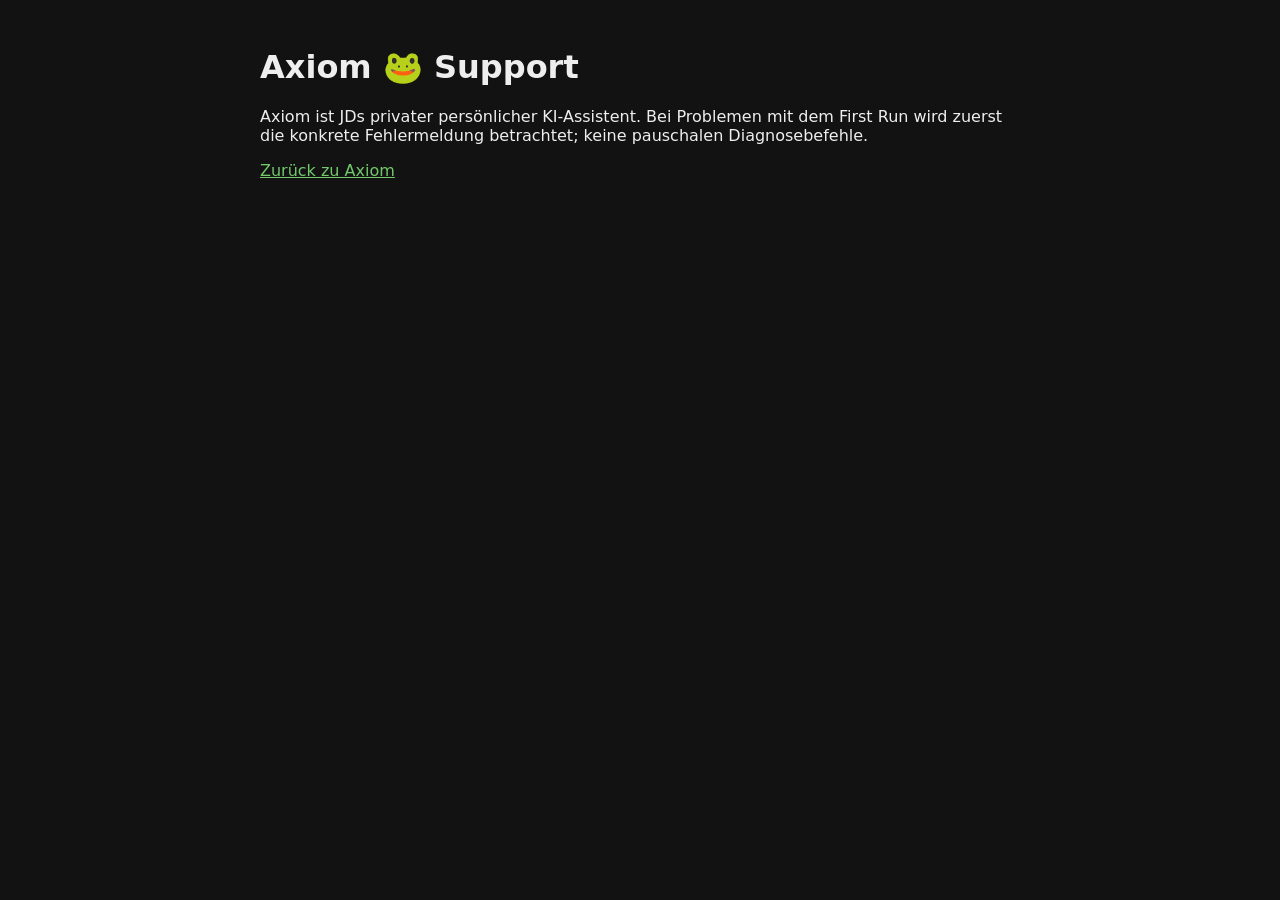
<file: axiom/support.html>
<!doctype html><html lang="de"><head><meta charset="utf-8"><meta name="viewport" content="width=device-width,initial-scale=1"><meta name="referrer" content="strict-origin-when-cross-origin"><meta http-equiv="Content-Security-Policy" content="default-src 'self'; script-src 'none'; style-src 'self' 'unsafe-inline'; img-src 'self' data:; object-src 'none'; base-uri 'self'; form-action 'self'; upgrade-insecure-requests"><title>Axiom 🐸 Support</title></head><body style="font-family:system-ui;max-width:760px;margin:48px auto;padding:0 20px;background:#121212;color:#eee"><h1>Axiom 🐸 Support</h1><p>Axiom ist JDs privater persönlicher KI-Assistent. Bei Problemen mit dem First Run wird zuerst die konkrete Fehlermeldung betrachtet; keine pauschalen Diagnosebefehle.</p><p><a style="color:#72c86b" href="./">Zurück zu Axiom</a></p></body></html>
</file>
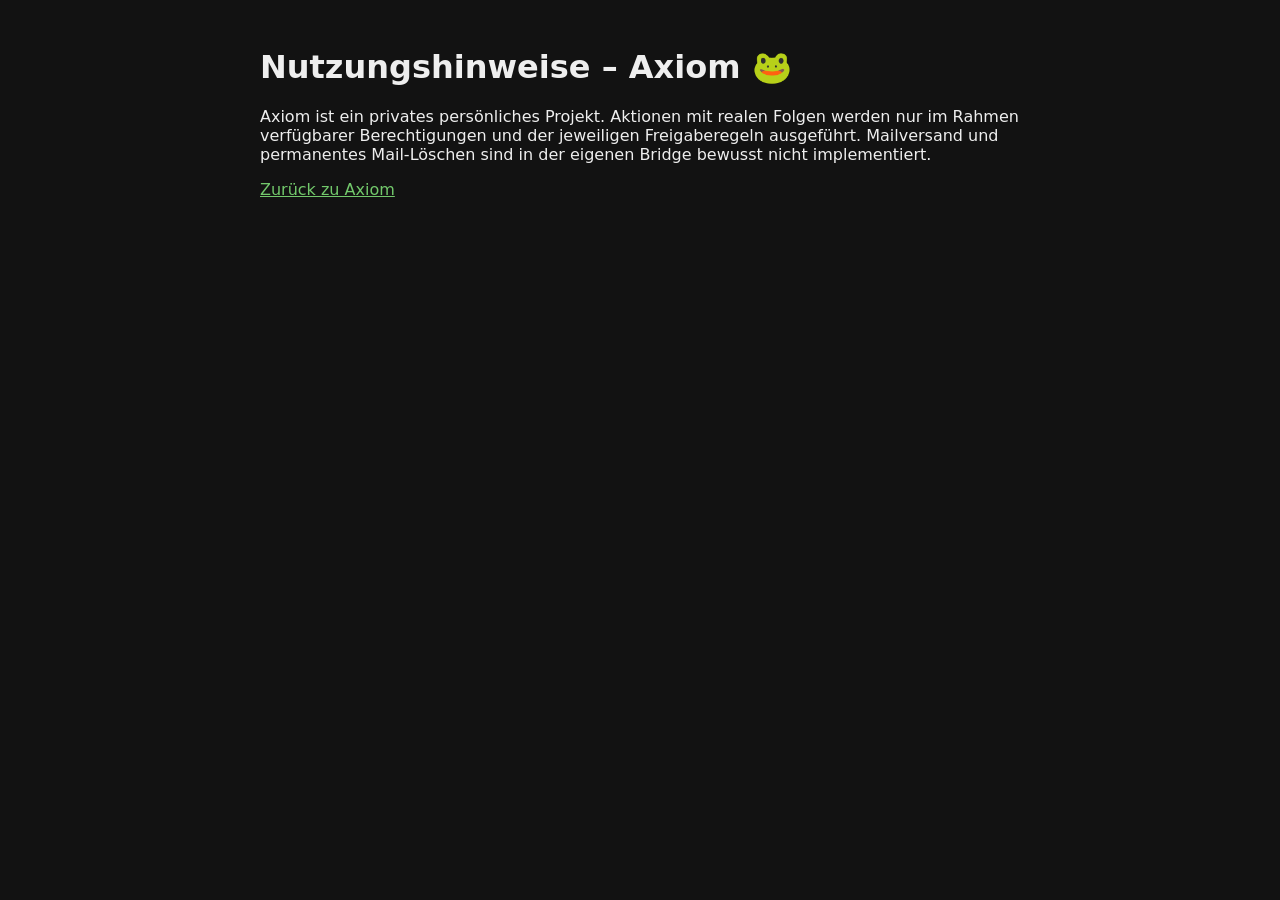
<file: axiom/terms.html>
<!doctype html><html lang="de"><head><meta charset="utf-8"><meta name="viewport" content="width=device-width,initial-scale=1"><meta name="referrer" content="strict-origin-when-cross-origin"><meta http-equiv="Content-Security-Policy" content="default-src 'self'; script-src 'none'; style-src 'self' 'unsafe-inline'; img-src 'self' data:; object-src 'none'; base-uri 'self'; form-action 'self'; upgrade-insecure-requests"><title>Axiom 🐸 Hinweise</title></head><body style="font-family:system-ui;max-width:760px;margin:48px auto;padding:0 20px;background:#121212;color:#eee"><h1>Nutzungshinweise – Axiom 🐸</h1><p>Axiom ist ein privates persönliches Projekt. Aktionen mit realen Folgen werden nur im Rahmen verfügbarer Berechtigungen und der jeweiligen Freigaberegeln ausgeführt. Mailversand und permanentes Mail-Löschen sind in der eigenen Bridge bewusst nicht implementiert.</p><p><a style="color:#72c86b" href="./">Zurück zu Axiom</a></p></body></html>
</file>
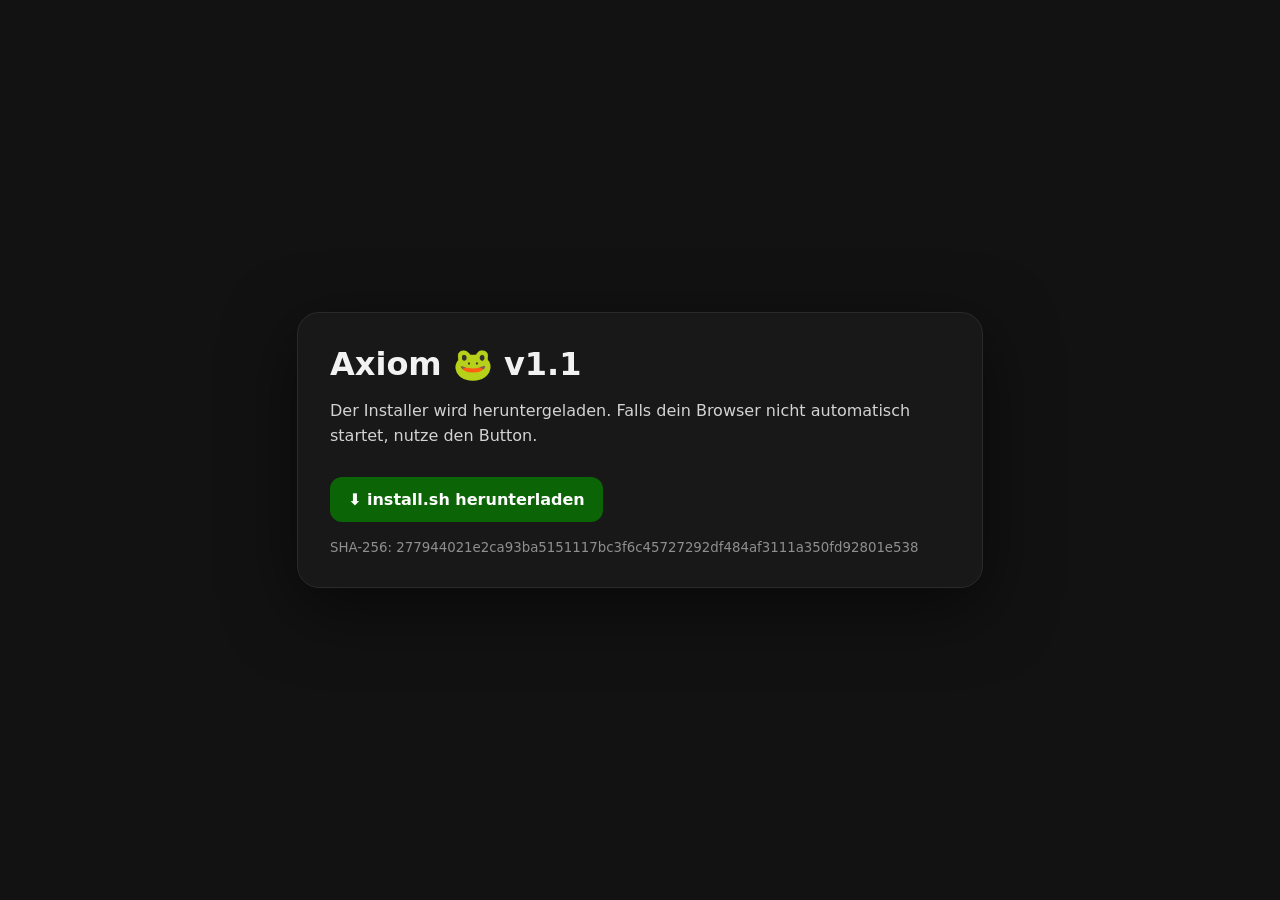
<file: axiom/v1.1/download.html>
<!doctype html>
<html lang="de">
<head>
<meta charset="utf-8">
<meta name="viewport" content="width=device-width,initial-scale=1">
<meta name="robots" content="noindex">
<title>Axiom 🐸 v1.1 Installer</title>
<style>
:root{color-scheme:dark;font-family:system-ui,-apple-system,BlinkMacSystemFont,"Segoe UI",sans-serif}
body{margin:0;min-height:100vh;display:grid;place-items:center;background:#121212;color:#f2f2f2}
main{width:min(92vw,620px);padding:32px;border:1px solid #2a2a2a;border-radius:22px;background:#181818;box-shadow:0 20px 70px #0008}
h1{margin:0 0 10px;font-size:2rem}p{line-height:1.55;color:#d3d3d3}
a.button{display:inline-block;margin-top:12px;padding:13px 18px;border-radius:12px;background:#0b6406;color:white;text-decoration:none;font-weight:700}
small{display:block;margin-top:18px;color:#8f8f8f;word-break:break-all}
</style>
</head>
<body>
<main>
<h1>Axiom 🐸 v1.1</h1>
<p>Der Installer wird heruntergeladen. Falls dein Browser nicht automatisch startet, nutze den Button.</p>
<a class="button" id="fallback" href="./install.sh" download="install.sh">⬇️ install.sh herunterladen</a>
<small>SHA-256: 277944021e2ca93ba5151117bc3f6c45727292df484af3111a350fd92801e538</small>
</main>
<script>
(async()=>{try{const r=await fetch("./install.sh",{cache:"no-store"});if(!r.ok)throw new Error();const b=await r.blob();const u=URL.createObjectURL(b);const a=document.createElement("a");a.href=u;a.download="install.sh";document.body.appendChild(a);a.click();a.remove();setTimeout(()=>URL.revokeObjectURL(u),5000)}catch(e){}})();
</script>
</body>
</html>
</file>
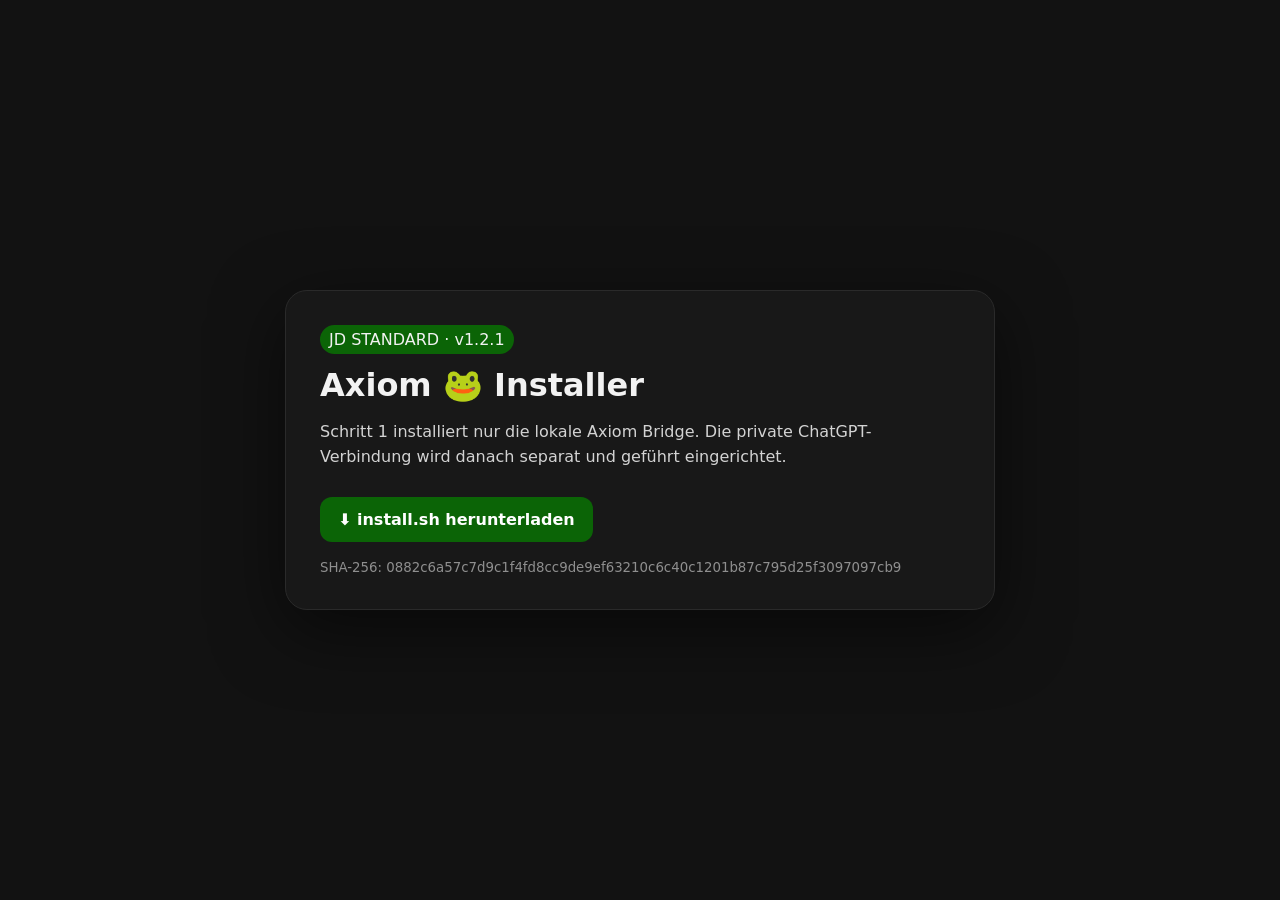
<file: axiom/v1.2.1/download.html>
<!doctype html>
<html lang="de"><head><meta charset="utf-8"><meta name="viewport" content="width=device-width,initial-scale=1">
<meta name="robots" content="noindex"><title>Axiom 🐸 v1.2.1 Installer</title>
<style>:root{color-scheme:dark;font-family:system-ui,-apple-system,BlinkMacSystemFont,"Segoe UI",sans-serif}body{margin:0;min-height:100vh;display:grid;place-items:center;background:#121212;color:#f2f2f2}main{width:min(92vw,640px);padding:34px;border:1px solid #2a2a2a;border-radius:22px;background:#181818;box-shadow:0 20px 70px #0008}h1{margin:0 0 8px}p{line-height:1.55;color:#d3d3d3}.tag{display:inline-block;padding:5px 9px;border-radius:999px;background:#0b6406;margin-bottom:12px}a.button{display:inline-block;margin-top:12px;padding:13px 18px;border-radius:12px;background:#0b6406;color:white;text-decoration:none;font-weight:700}small{display:block;margin-top:18px;color:#8f8f8f;word-break:break-all}</style></head>
<body><main><span class="tag">JD STANDARD · v1.2.1</span><h1>Axiom 🐸 Installer</h1>
<p>Schritt 1 installiert nur die lokale Axiom Bridge. Die private ChatGPT-Verbindung wird danach separat und geführt eingerichtet.</p>
<a class="button" href="./install.sh" download="install.sh">⬇️ install.sh herunterladen</a>
<small>SHA-256: 0882c6a57c7d9c1f4fd8cc9de9ef63210c6c40c1201b87c795d25f3097097cb9</small>
</main></body></html>
</file>
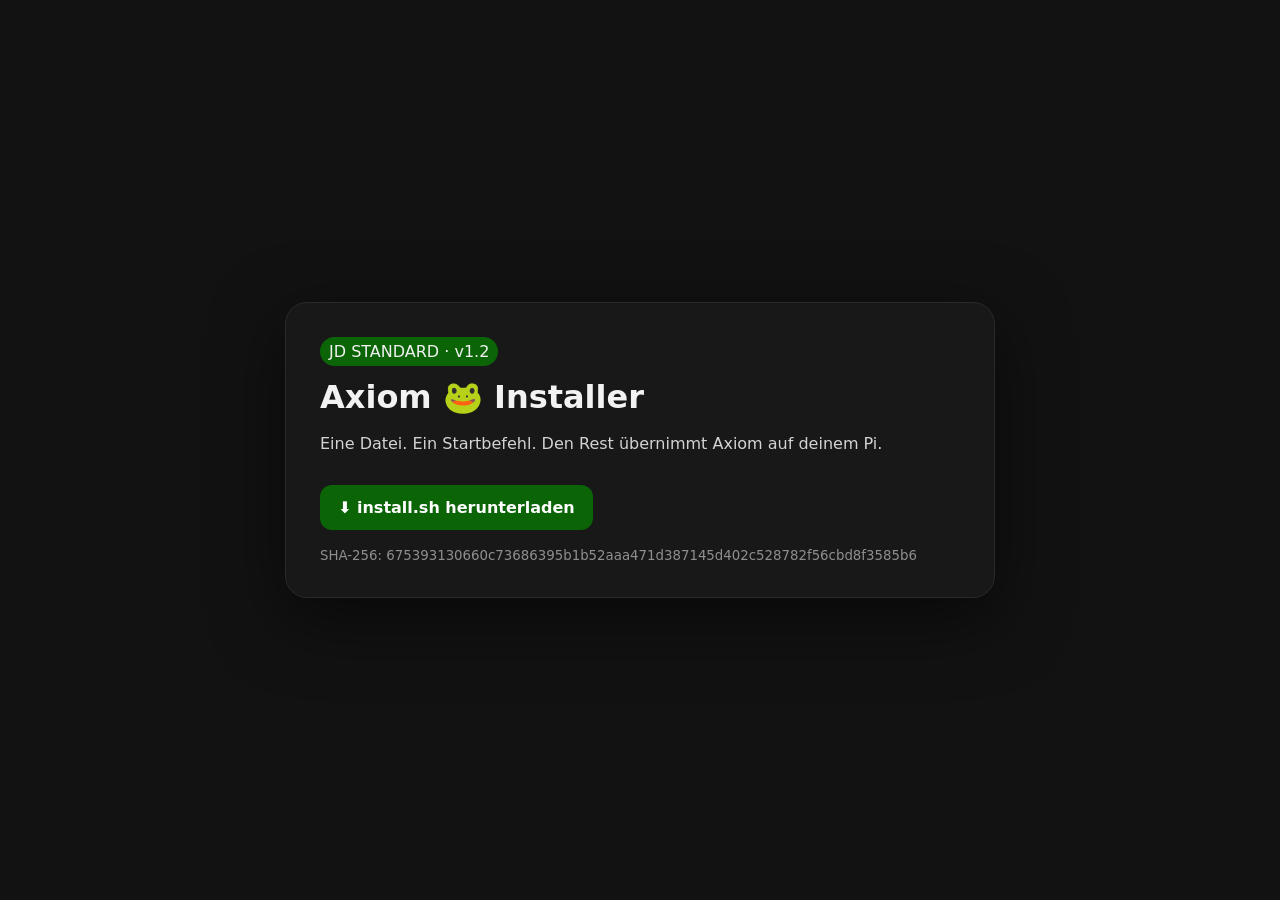
<file: axiom/v1.2/download.html>
<!doctype html>
<html lang="de"><head><meta charset="utf-8"><meta name="viewport" content="width=device-width,initial-scale=1">
<meta name="robots" content="noindex"><title>Axiom 🐸 v1.2 Installer</title>
<style>:root{color-scheme:dark;font-family:system-ui,-apple-system,BlinkMacSystemFont,"Segoe UI",sans-serif}body{margin:0;min-height:100vh;display:grid;place-items:center;background:#121212;color:#f2f2f2}main{width:min(92vw,640px);padding:34px;border:1px solid #2a2a2a;border-radius:22px;background:#181818;box-shadow:0 20px 70px #0008}h1{margin:0 0 8px}p{line-height:1.55;color:#d3d3d3}.tag{display:inline-block;padding:5px 9px;border-radius:999px;background:#0b6406;margin-bottom:12px}a.button{display:inline-block;margin-top:12px;padding:13px 18px;border-radius:12px;background:#0b6406;color:white;text-decoration:none;font-weight:700}small{display:block;margin-top:18px;color:#8f8f8f;word-break:break-all}</style></head>
<body><main><span class="tag">JD STANDARD · v1.2</span><h1>Axiom 🐸 Installer</h1>
<p>Eine Datei. Ein Startbefehl. Den Rest übernimmt Axiom auf deinem Pi.</p>
<a class="button" href="./install.sh" download="install.sh">⬇️ install.sh herunterladen</a>
<small>SHA-256: 675393130660c73686395b1b52aaa471d387145d402c528782f56cbd8f3585b6</small>
</main></body></html>
</file>
<file: jd-design-tokens.css>
/*
 * JD Design System v1.1
 * Farbpalette + WCAG-AA-orientierte Design Tokens
 *
 * Nutzung:
 *   <link rel="stylesheet" href="jd-design-tokens.css">
 *
 * Theme:
 *   <html data-theme="light">
 *   <html data-theme="dark">
 */

:root {
  /* -------------------------------------------------
       Brand Scale
    ------------------------------------------------- */
  --green-900: #032d01;
  --green-800: #044203;
  --green-700: #075204;
  --green-600: #0b6406;
  --green-500: #147a0d;
  --green-400: #2c9625;
  --green-300: #56b650;
  --green-200: #8dd589;
  --green-100: #cbeac8;
  --green-50: #edf8ec;

  /* -------------------------------------------------
       Statusfarben
    ------------------------------------------------- */
  --success-light: #0f766e;
  --success-dark: #5dd6c8;

  --warning-light: #8a5a00;
  --warning-dark: #f2c15c;

  --error-light: #a93434;
  --error-dark: #f47a7a;

  --info-light: #5b4db7;
  --info-dark: #b5a7ff;

  /* -------------------------------------------------
       Akzentfarben
    ------------------------------------------------- */
  --accent-warm: #b68a2e;
  --accent-soft: #7a5c3a;
  --accent-neutral: #7f958c;

  /* -------------------------------------------------
       Sonstige Standardwerte
    ------------------------------------------------- */
  --radius-sm: 0.375rem;
  --radius-md: 0.625rem;
  --radius-lg: 1rem;

  --transition-fast: 150ms ease;
  --transition-normal: 250ms ease;

  --focus-width: 3px;
  --focus-offset: 3px;
}

/* =====================================================
   LIGHT MODE
   ===================================================== */

:root,
[data-theme="light"] {
  --color-background: #f7faf7;
  --color-surface: #ffffff;
  --color-surface-soft: #eef3ee;

  --color-text: #162017;
  --color-text-muted: #536154;

  --color-primary: #0b6406;
  --color-primary-hover: #075204;
  --color-primary-active: #044203;
  --color-on-primary: #ffffff;

  --color-border-subtle: #dce5dc;
  --color-border-control: #7a8a7c;

  --color-focus-ring: #0b6406;
  --color-focus-separator: #ffffff;

  --color-success: var(--success-light);
  --color-warning: var(--warning-light);
  --color-error: var(--error-light);
  --color-info: var(--info-light);
}

/* =====================================================
   DARK MODE
   ===================================================== */

[data-theme="dark"] {
  --color-background: #0e1110;
  --color-surface: #151a17;
  --color-surface-soft: #1d2420;

  --color-text: #f3f7f3;
  --color-text-muted: #b8c7b9;

  --color-primary: #4bc244;
  --color-primary-hover: #6dd267;
  --color-primary-active: #32a82a;
  --color-on-primary: #081108;

  --color-border-subtle: #2d3631;
  --color-border-control: #647367;

  --color-focus-ring: #8dd589;
  --color-focus-separator: #0e1110;

  --color-success: var(--success-dark);
  --color-warning: var(--warning-dark);
  --color-error: var(--error-dark);
  --color-info: var(--info-dark);
}

/* =====================================================
   OPTIONALE AUTOMATISCHE DARK-MODE-ERKENNUNG

   Greift nur, wenn am <html>-Element KEIN data-theme
   gesetzt wurde.
   ===================================================== */

@media (prefers-color-scheme: dark) {
  :root:not([data-theme]) {
    --color-background: #0e1110;
    --color-surface: #151a17;
    --color-surface-soft: #1d2420;

    --color-text: #f3f7f3;
    --color-text-muted: #b8c7b9;

    --color-primary: #4bc244;
    --color-primary-hover: #6dd267;
    --color-primary-active: #32a82a;
    --color-on-primary: #081108;

    --color-border-subtle: #2d3631;
    --color-border-control: #647367;

    --color-focus-ring: #8dd589;
    --color-focus-separator: #0e1110;

    --color-success: var(--success-dark);
    --color-warning: var(--warning-dark);
    --color-error: var(--error-dark);
    --color-info: var(--info-dark);
  }
}

/* =====================================================
   BASIS
   ===================================================== */

html {
  color-scheme: light dark;
}

body {
  margin: 0;
  background: var(--color-background);
  color: var(--color-text);
  font-family:
    Inter,
    system-ui,
    -apple-system,
    BlinkMacSystemFont,
    "Segoe UI",
    sans-serif;
  line-height: 1.6;
}

/* =====================================================
   TEXT
   ===================================================== */

a {
  color: var(--color-primary);
  text-decoration-thickness: 0.1em;
  text-underline-offset: 0.18em;
}

a:hover {
  color: var(--color-primary-hover);
}

.muted {
  color: var(--color-text-muted);
}

/* =====================================================
   SURFACES / CARDS
   ===================================================== */

.surface {
  background: var(--color-surface);
  color: var(--color-text);
}

.surface-soft {
  background: var(--color-surface-soft);
  color: var(--color-text);
}

.card {
  background: var(--color-surface);
  color: var(--color-text);
  border: 1px solid var(--color-border-subtle);
  border-radius: var(--radius-lg);
}

/* =====================================================
   BUTTONS
   ===================================================== */

.button {
  display: inline-flex;
  align-items: center;
  justify-content: center;

  padding: 0.65rem 1rem;
  border: 1px solid transparent;
  border-radius: var(--radius-md);

  font: inherit;
  font-weight: 600;
  cursor: pointer;

  transition:
    background-color var(--transition-fast),
    border-color var(--transition-fast),
    color var(--transition-fast),
    transform var(--transition-fast);
}

.button-primary {
  background: var(--color-primary);
  color: var(--color-on-primary);
}

.button-primary:hover {
  background: var(--color-primary-hover);
}

.button-primary:active {
  background: var(--color-primary-active);
}

.button-secondary {
  background: var(--color-surface);
  color: var(--color-primary);
  border-color: var(--color-primary);
}

.button-secondary:hover {
  background: var(--color-surface-soft);
}

.button:disabled,
.button[aria-disabled="true"] {
  opacity: 0.55;
  cursor: not-allowed;
}

/* =====================================================
   FORM CONTROLS
   ===================================================== */

input,
textarea,
select {
  background: var(--color-surface);
  color: var(--color-text);

  border: 1px solid var(--color-border-control);
  border-radius: var(--radius-sm);

  font: inherit;
}

::placeholder {
  color: var(--color-text-muted);
}

/* =====================================================
   FOKUS
   WCAG-orientierter Dual Focus Ring
   ===================================================== */

:focus {
  outline: none;
}

:focus-visible {
  outline: var(--focus-width) solid var(--color-focus-ring);
  outline-offset: var(--focus-offset);

  /*
     * Zusätzlicher Kontrastring.
     * Dadurch bleibt der Fokus auch auf Flächen sichtbar,
     * die dieselbe oder eine ähnliche Farbe wie der Focus Ring haben.
     */
  box-shadow: 0 0 0 calc(var(--focus-width) + 2px) var(--color-focus-separator);
}

/* =====================================================
   STATUS
   Die Farbe niemals als einziges Signal verwenden.
   Immer zusätzlich Text, Icon oder Symbol einsetzen.
   ===================================================== */

.text-success {
  color: var(--color-success);
}

.text-warning {
  color: var(--color-warning);
}

.text-error {
  color: var(--color-error);
}

.text-info {
  color: var(--color-info);
}

/* =====================================================
   AKZENTE
   ===================================================== */

.accent-warm {
  color: var(--accent-warm);
}

.accent-soft {
  color: var(--accent-soft);
}

.accent-neutral {
  color: var(--accent-neutral);
}
</file>
<file: style.css>
/* =========================
   Lokale Layout-Variablen
   ========================= */

:root {
    --space-1: 0.25rem;
    --space-2: 0.5rem;
    --space-3: 0.75rem;
    --space-4: 1rem;
    --space-5: 1.5rem;
    --space-6: 2rem;
    --space-7: 3rem;

    --content-width: 72rem;
    --top-nav-height: 5.25rem;

    --glass-surface:
        color-mix(
            in srgb,
            var(--color-surface) 66%,
            transparent
        );

    --glass-border:
        color-mix(
            in srgb,
            var(--color-border-subtle) 70%,
            transparent
        );

    --glass-shadow:
        0 1rem 3rem
        color-mix(
            in srgb,
            var(--color-background) 48%,
            transparent
        );

    --glow-color:
        color-mix(
            in srgb,
            var(--color-primary) 24%,
            transparent
        );

    --bubble-strong:
        color-mix(
            in srgb,
            var(--color-primary) 28%,
            transparent
        );

    --bubble-soft:
        color-mix(
            in srgb,
            var(--color-primary) 11%,
            transparent
        );
}


/* =========================
   Reset / Basis
   ========================= */

*,
*::before,
*::after {
    box-sizing: border-box;
}

html {
    scroll-behavior: smooth;

    scroll-padding-top:
        calc(
            var(--top-nav-height)
            + var(--space-4)
        );
}

body {
    position: relative;
    isolation: isolate;

    min-width: 0;
    min-height: 100vh;

    margin: 0;

    padding-top:
        calc(
            var(--top-nav-height)
            + var(--space-4)
        );

    overflow-x: hidden;

    background:
        var(--color-background);
}


/* =========================
   Hintergrund-Bubbles
   ========================= */

body::before {
    content: "";

    position: fixed;

    inset: 0;

    z-index: 0;

    pointer-events: none;

    background:

        radial-gradient(
            circle at 8% 16%,
            var(--bubble-strong) 0 2.8rem,
            var(--bubble-soft) 3rem 5.5rem,
            transparent 8.5rem
        ),

        radial-gradient(
            circle at 91% 13%,
            var(--bubble-strong) 0 2.2rem,
            var(--bubble-soft) 2.5rem 4.8rem,
            transparent 7.5rem
        ),

        radial-gradient(
            circle at 74% 37%,
            var(--bubble-strong) 0 3.5rem,
            var(--bubble-soft) 3.8rem 7rem,
            transparent 10rem
        ),

        radial-gradient(
            circle at 18% 53%,
            var(--bubble-strong) 0 2.6rem,
            var(--bubble-soft) 3rem 6rem,
            transparent 9rem
        ),

        radial-gradient(
            circle at 88% 68%,
            var(--bubble-strong) 0 3rem,
            var(--bubble-soft) 3.4rem 6.5rem,
            transparent 9rem
        ),

        radial-gradient(
            circle at 35% 84%,
            var(--bubble-strong) 0 2rem,
            var(--bubble-soft) 2.5rem 5rem,
            transparent 8rem
        ),

        radial-gradient(
            circle at 68% 92%,
            var(--bubble-strong) 0 4rem,
            var(--bubble-soft) 4.5rem 8rem,
            transparent 11rem
        );

    filter: blur(2px);

    opacity: 0.9;

    animation:
        background-drift
        42s
        ease-in-out
        infinite;

    will-change: transform;
}


/*
 * Website-Inhalte über die
 * Hintergrund-Bubbles legen.
 */

body > * {
    position: relative;
    z-index: 1;
}


body,
button,
a {
    -webkit-tap-highlight-color: transparent;
}

img,
svg {
    display: block;

    max-width: 100%;
}

button,
a {
    touch-action: manipulation;
}

button {
    color: inherit;
}


p,
h1,
h2,
h3,
dl,
dd {
    margin-top: 0;
}

h1,
h2,
h3 {
    line-height: 1.15;
}

h1 {
    margin-bottom: var(--space-4);

    font-size:
        clamp(
            3rem,
            10vw,
            6.5rem
        );

    letter-spacing: -0.06em;
}

h2 {
    margin-bottom: 0;

    font-size:
        clamp(
            1.8rem,
            5vw,
            2.7rem
        );
}

h3 {
    margin-bottom: var(--space-3);

    font-size: 1.15rem;
}

p:last-child {
    margin-bottom: 0;
}

code {
    overflow-wrap: anywhere;

    color: var(--color-primary);
}


/* =========================
   Skip Link
   ========================= */

.skip-link {
    position: fixed;

    top: var(--space-3);
    left: var(--space-3);

    z-index: 1000;

    transform: translateY(-200%);

    padding:
        var(--space-3)
        var(--space-4);

    border-radius:
        var(--radius-md);

    background:
        var(--color-primary);

    color:
        var(--color-on-primary);

    font-weight: 700;
}

.skip-link:focus {
    transform: translateY(0);
}


/* =========================
   Glass Panels
   ========================= */

.glass-panel {
    position: relative;

    isolation: isolate;

    overflow: hidden;

    border:
        1px solid
        var(--glass-border);

    border-radius:
        var(--radius-lg);

    background:
        var(--glass-surface);

    box-shadow:
        var(--glass-shadow);

    backdrop-filter:
        blur(1.4rem)
        saturate(1.2);

    -webkit-backdrop-filter:
        blur(1.4rem)
        saturate(1.2);
}


/* Grüner seitlicher Glow */

.glass-panel::before {
    content: "";

    position: absolute;

    z-index: -1;

    top: 12%;
    bottom: 12%;

    left: -2rem;

    width: 5rem;

    border-radius: 999px;

    background:
        var(--glow-color);

    filter:
        blur(2rem);

    pointer-events: none;
}


/* =========================
   Cards
   ========================= */

.card {
    padding:
        var(--space-5);

    background:
        color-mix(
            in srgb,
            var(--color-surface) 74%,
            transparent
        );

    box-shadow:
        0 0.7rem 2rem
        color-mix(
            in srgb,
            var(--color-background) 35%,
            transparent
        );

    transition:
        transform var(--transition-normal),
        border-color var(--transition-normal),
        background-color var(--transition-normal);
}

.card:hover {
    transform:
        translateY(-0.15rem);

    border-color:
        color-mix(
            in srgb,
            var(--color-primary) 42%,
            var(--color-border-subtle)
        );
}


.card-grid {
    display: grid;

    gap:
        var(--space-4);
}


.card-kicker,
.eyebrow,
.status-label {
    font-size: 0.82rem;

    font-weight: 750;

    letter-spacing: 0.08em;

    text-transform: uppercase;
}

.card-kicker,
.eyebrow {
    margin-bottom:
        var(--space-2);

    color:
        var(--color-primary);
}

.status-label {
    margin-bottom:
        var(--space-2);

    color:
        var(--color-text);
}

.placeholder-text {
    color:
        var(--color-warning);

    font-weight: 650;
}

/* =========================
   Interactive Card Glow
   ========================= */

.card {
    position: relative;
    isolation: isolate;
    overflow: hidden;

    --mouse-x: 50%;
    --mouse-y: 50%;
}


.card::before {
    content: "";

    position: absolute;
    inset: 0;

    z-index: -1;

    border-radius: inherit;

    background:
        radial-gradient(
            circle 14rem at var(--mouse-x) var(--mouse-y),
            color-mix(
                in srgb,
                var(--color-primary) 12%,
                transparent
            ),
            transparent 70%
        );

    opacity: 0;

    transition:
        opacity var(--transition-normal);

    pointer-events: none;
}


.card:hover::before {
    opacity: 1;
}


/* =========================
   Header
   ========================= */

.site-header {
    position: fixed;

    top: 0;
    left: 0;
    right: 0;

    z-index: 200;

    padding:
        var(--space-3);
}


/* =========================
   Top Navigation
   ========================= */
.top-nav {
    display: flex;
    align-items: center;

    gap: var(--space-3);

    min-height: 3.75rem;
    max-width: var(--content-width);

    margin: 0 auto;

    padding:
        var(--space-2)
        var(--space-3);

    border:
        1px solid
        var(--glass-border);

    border-radius:
        var(--radius-lg);

    background:
        color-mix(
            in srgb,
            var(--color-surface) 62%,
            transparent
        );

    box-shadow:
        var(--glass-shadow);

    backdrop-filter:
        blur(1.5rem)
        saturate(1.2);

    -webkit-backdrop-filter:
        blur(1.5rem)
        saturate(1.2);
}

.brand {
    flex:
        0 0 auto;

    color:
        var(--color-text);

    font-size:
        1.2rem;

    font-weight:
        850;

    text-decoration:
        none;
}


.top-nav-links {
    display: none;

    align-items: center;

    gap:
        var(--space-4);

    margin-left:
        auto;
}


.top-nav-links a {
    color:
        var(--color-text-muted);

    font-size:
        0.9rem;

    font-weight:
        650;

    text-decoration:
        none;
}


.top-nav-links a:hover {
    color:
        var(--color-primary);
}


.theme-toggle {
    margin-left:
        auto;

    white-space:
        nowrap;
}


/* =========================
   Side Navigation
   ========================= */

/*
 * Mobile / Tablet:
 * Navigation ausblenden.
 */

.side-nav {
    display: none;
}


/* =========================
   Seitenlayout
   ========================= */

.page-shell {
    width:
        min(
            calc(100% - 1.5rem),
            var(--content-width)
        );

    margin:
        var(--space-3)
        auto
        var(--space-7);
}


.content-section,
.hero {
    scroll-margin-top:
        calc(
            var(--top-nav-height)
            + var(--space-4)
        );
}


.content-section {
    margin-top:
        var(--space-5);

    padding:
        clamp(
            1.25rem,
            4vw,
            2.5rem
        );
}


.section-heading {
    margin-bottom:
        var(--space-5);
}


.section-heading-with-action {
    display: flex;

    flex-direction: column;

    align-items:
        flex-start;

    gap:
        var(--space-4);
}


.prose {
    max-width:
        68ch;
}


.prose p {
    margin-bottom:
        var(--space-4);

    color:
        var(--color-text-muted);
}


/* =========================
   Hero
   ========================= */

.hero {
    display: grid;

    gap:
        var(--space-5);

    padding:
        clamp(
            1.25rem,
            4vw,
            3rem
        );
}


.hero-photo {
    min-height:
        15rem;

    aspect-ratio:
        4 / 5;

    overflow:
        hidden;

    border:
        1px solid
        var(--glass-border);

    border-radius:
        var(--radius-lg);

    background:
        var(--color-surface-soft);

    box-shadow:
        0 0.7rem 2rem
        color-mix(
            in srgb,
            var(--color-background) 40%,
            transparent
        );
}


.hero-photo img {
    display: block;

    width:
        100%;

    height:
        100%;

    object-fit:
        cover;
}


.hero-content {
    align-self:
        center;
}


.hero-text {
    max-width:
        62ch;

    font-size:
        clamp(
            1rem,
            2.8vw,
            1.15rem
        );
}


.hero-actions {
    display: flex;

    flex-wrap:
        wrap;

    gap:
        var(--space-3);

    margin-top:
        var(--space-5);
}


.hero-actions .button,
.certificate-card > .button,
.section-heading-with-action .button {
    text-decoration:
        none;
}


/* =========================
   Skills
   ========================= */

.skill-card p {
    margin-bottom:
        var(--space-2);
}


/* =========================
   Zertifikate
   ========================= */

.certificate-card,
.project-card {
    display: flex;

    flex-direction:
        column;

    gap:
        var(--space-4);
}


.certificate-card > .button {
    align-self:
        flex-start;
}


.nested-card {
    padding:
        var(--space-4);

    border-left:
        0.2rem solid
        var(--color-primary);

    border-radius:
        var(--radius-md);

    background:
        color-mix(
            in srgb,
            var(--color-surface-soft) 75%,
            transparent
        );
}


.nested-card + .nested-card {
    margin-top:
        var(--space-3);
}


.nested-card p {
    color:
        var(--color-text-muted);
}


/* =========================
   Akkordeons
   ========================= */

.accordion-trigger {
    display: flex;

    align-items:
        center;

    justify-content:
        space-between;

    gap:
        var(--space-4);

    width:
        100%;

    padding:
        var(--space-3) 0;

    border:
        0;

    border-top:
        1px solid
        var(--color-border-subtle);

    background:
        transparent;

    color:
        var(--color-text);

    font:
        inherit;

    font-weight:
        750;

    text-align:
        left;

    cursor:
        pointer;
}


.accordion-trigger span {
    color:
        var(--color-primary);

    font-size:
        1.5rem;

    line-height:
        1;

    transition:
        transform
        var(--transition-normal);
}


.accordion-trigger[aria-expanded="true"] span {
    transform:
        rotate(45deg);
}


.accordion-panel {
    max-height: 0;

    overflow: hidden;

    opacity: 0;

    padding-top: 0;

    transition:
        max-height 420ms ease,
        opacity 280ms ease,
        padding-top 420ms ease;
}


.accordion-panel.is-open {
    opacity: 1;

    padding-top:
        var(--space-2);
}


/* =========================
   Projekte
   ========================= */

.project-meta {
    margin-bottom:
        0;
}


.project-meta div {
    display: grid;

    gap:
        var(--space-1);

    padding:
        var(--space-3) 0;

    border-top:
        1px solid
        var(--color-border-subtle);
}


.project-meta dt {
    font-weight:
        750;
}


.project-meta dd {
    margin-left:
        0;

    color:
        var(--color-text-muted);
}


.project-meta dd.placeholder-text {
    color:
        var(--color-warning);
}


/* =========================
   Prompts
   ========================= */

.prompt-placeholder-card {
    max-width:
        50rem;

    border-style:
        dashed;
}


/* =========================
   Footer
   ========================= */

.site-footer {
    display: flex;

    flex-direction:
        column;

    gap:
        var(--space-4);

    width:
        min(
            calc(100% - 1.5rem),
            var(--content-width)
        );

    margin:
        0 auto
        var(--space-6);

    padding-top:
        var(--space-5);

    border-top:
        1px solid
        var(--color-border-subtle);
}


.site-footer nav {
    display: flex;

    flex-wrap:
        wrap;

    gap:
        var(--space-3)
        var(--space-4);
}


.site-footer a {
    color:
        var(--color-text-muted);
}


/* =========================
   Zurück nach oben
   ========================= */

.back-to-top {
    position: fixed;

    right: var(--space-4);
    bottom: var(--space-4);

    z-index: 250;

    display: grid;
    place-items: center;

    width: 3rem;
    height: 3rem;

    padding: 0;

    border-radius: 999px;

    box-shadow:
        var(--glass-shadow);

    font-size: 1.3rem;

    opacity: 0;
    visibility: hidden;
    pointer-events: none;

    transform:
        translateY(0.75rem)
        scale(0.94);

    transition:
        opacity var(--transition-normal),
        transform var(--transition-normal),
        visibility 0s linear var(--transition-normal);
}


.back-to-top.is-visible {
    opacity: 1;

    visibility: visible;
    pointer-events: auto;

    transform:
        translateY(0)
        scale(1);

    transition-delay: 0s;
}

/* =========================
   Tablet
   ========================= */

@media (min-width: 48rem) {

    :root {
        --top-nav-height:
            5.75rem;
    }


    .site-header {
        padding:
            var(--space-4);
    }


    .top-nav {
        padding-inline:
            var(--space-4);
    }


    /* Die vollständige Navigation passt erst auf großen Desktops. */


    /* Bild und Text bleiben bis zu ausreichend breiten Viewports untereinander. */


    .section-heading-with-action {
        flex-direction:
            row;

        align-items:
            flex-end;

        justify-content:
            space-between;
    }


    .skill-grid {
        grid-template-columns:
            repeat(
                2,
                minmax(0, 1fr)
            );
    }


    .certificate-grid,
    .project-grid {
        grid-template-columns:
            repeat(
                2,
                minmax(0, 1fr)
            );
    }


    .site-footer {
        flex-direction:
            row;

        justify-content:
            space-between;

        align-items:
            flex-start;
    }


    .site-footer nav {
        justify-content:
            flex-end;

        max-width:
            42rem;
    }
}


/* =========================
   Desktop
   ========================= */

@media (min-width: 72rem) {

    .skill-grid {
        grid-template-columns:
            repeat(
                3,
                minmax(0, 1fr)
            );
    }
}


/* =========================
   Desktop mit Side Navigation
   ========================= */

@media (min-width: 75rem) {

    /*
     * Die Side-Nav bekommt einen
     * eigenen Bereich links.
     *
     * Dadurch kann sie den Inhalt
     * NICHT mehr überdecken.
     */

    .side-nav {
        position:
            fixed;

        top:
            calc(
                var(--top-nav-height)
                + 1.5rem
            );

        left:
            1rem;

        z-index:
            120;

        display:
            flex;

        flex-direction:
            column;

        gap:
            var(--space-2);

        width:
            11rem;

        padding:
            var(--space-3);

        border:
            1px solid
            color-mix(
                in srgb,
                var(--color-border-subtle) 38%,
                transparent
            );

        border-radius:
            var(--radius-lg);

        background:
            color-mix(
                in srgb,
                var(--color-surface) 18%,
                transparent
            );

        box-shadow:
            0 0.75rem 2rem
            color-mix(
                in srgb,
                var(--color-background) 20%,
                transparent
            );

        backdrop-filter:
            blur(1.8rem)
            saturate(1.25);

        -webkit-backdrop-filter:
            blur(1.8rem)
            saturate(1.25);
    }


    .side-nav a {
        padding:
            var(--space-2)
            var(--space-3);

        border-radius:
            var(--radius-md);

        color:
            var(--color-text-muted);

        font-size:
            0.82rem;

        font-weight:
            650;

        text-decoration:
            none;

        transition:
            background-color
            var(--transition-fast),

            color
            var(--transition-fast),

            transform
            var(--transition-fast);
    }


    .side-nav a:hover,
    .side-nav a:focus-visible {
        background:
            color-mix(
                in srgb,
                var(--color-surface-soft) 45%,
                transparent
            );

        color:
            var(--color-primary);

        transform:
            translateX(0.15rem);
    }


    /*
     * Wichtig:
     * Links werden ca. 13,5rem Platz
     * für die Side-Nav reserviert.
     */

    .page-shell {
        width:
            min(
                calc(100% - 14.5rem),
                var(--content-width)
            );

        margin-left:
            max(
                13.5rem,
                calc(
                    (100vw - var(--content-width))
                    / 2
                )
            );

        margin-right:
            auto;
    }


    .site-footer {
        width:
            min(
                calc(100% - 14.5rem),
                var(--content-width)
            );

        margin-left:
            max(
                13.5rem,
                calc(
                    (100vw - var(--content-width))
                    / 2
                )
            );

        margin-right:
            auto;
    }
}

/* =========================
   Interactivity / Motion
   ========================= */


/* Scroll Reveal */

.reveal {
    opacity: 0;

    transform:
        translateY(1.25rem);

    transition:
        opacity 600ms ease,
        transform 600ms ease;
}


.reveal.is-visible {
    opacity: 1;

    transform:
        translateY(0);
}


/* Aktiver Punkt in der Side Navigation */

.side-nav a.is-active {
    background:
        color-mix(
            in srgb,
            var(--color-primary) 14%,
            transparent
        );

    color:
        var(--color-primary);

    transform:
        translateX(0.25rem);

    box-shadow:
        inset 0.18rem 0
        var(--color-primary);
}


/* Top Navigation reagiert auf Scrollen */

.top-nav {
    transition:
        background-color var(--transition-normal),
        border-color var(--transition-normal),
        box-shadow var(--transition-normal);
}


.top-nav.is-scrolled {
    background:
        color-mix(
            in srgb,
            var(--color-surface) 78%,
            transparent
        );

    border-color:
        color-mix(
            in srgb,
            var(--color-primary) 20%,
            var(--color-border-subtle)
        );

    box-shadow:
        0 0.75rem 2.5rem
        color-mix(
            in srgb,
            var(--color-background) 60%,
            transparent
        );
}


/* Profilbild bekommt etwas Tiefe */

.hero-photo img {
    transition:
        transform 700ms ease;
}


.hero-photo:hover img {
    transform:
        scale(1.035);
}


/* Hintergrund bewegt sich sehr langsam */

body::before {
    animation:
        background-drift
        18s
        ease-in-out
        infinite
        alternate;
}


@keyframes background-drift {

    0% {
        transform:
            translate3d(-0.35rem, -0.2rem, 0);
    }

    50% {
        transform:
            translate3d(0.7rem, 0.4rem, 0);
    }

    100% {
        transform:
            translate3d(-0.35rem, -0.2rem, 0);
    }
}

/* =========================
   Reduced Motion
   ========================= */

@media (prefers-reduced-motion: reduce) {

    html {
        scroll-behavior:
            auto;
    }


    *,
    *::before,
    *::after {
        scroll-behavior:
            auto !important;

        transition-duration:
            0.01ms !important;

        animation-duration:
            0.01ms !important;

        animation-iteration-count:
            1 !important;
    }
}




/* Hero: erst bei ausreichendem Platz nebeneinander; minmax(0, ...) verhindert
   ein Aufweiten der Textspalte durch lange Inhalte bei schmalen Fenstern. */
@media (min-width: 64rem) {
    .hero {
        grid-template-columns: minmax(0, 0.8fr) minmax(0, 1.8fr);
        align-items: center;
    }

    .hero-photo {
        min-height: 21rem;
    }
}

.hero-content {
    min-width: 0;
    overflow-wrap: anywhere;
}

.hero-photo {
    min-width: 0;
}

/* =========================
   Responsive Hauptnavigation
   ========================= */
.top-nav {
    position: relative;
}

.menu-toggle {
    display: inline-flex;
    align-items: center;
    justify-content: center;
    flex: 0 0 auto;
    width: 2.75rem;
    height: 2.75rem;
    margin-left: auto;
    padding: 0.55rem;
    border: 1px solid var(--glass-border);
    border-radius: var(--radius-md);
    background: var(--color-surface-soft);
    color: var(--color-text);
    cursor: pointer;
}

.menu-toggle-icon {
    display: flex;
    flex-direction: column;
    justify-content: space-between;
    width: 1.3rem;
    height: 1rem;
}

.menu-toggle-icon span {
    width: 100%;
    height: 2px;
    border-radius: 2px;
    background: currentColor;
    transition: transform var(--transition-normal), opacity var(--transition-normal);
}

.menu-toggle[aria-expanded="true"] .menu-toggle-icon span:first-child {
    transform: translateY(7px) rotate(45deg);
}

.menu-toggle[aria-expanded="true"] .menu-toggle-icon span:nth-child(2) {
    opacity: 0;
}

.menu-toggle[aria-expanded="true"] .menu-toggle-icon span:last-child {
    transform: translateY(-7px) rotate(-45deg);
}

.menu-toggle:focus-visible,
.top-nav-links a:focus-visible {
    outline: 2px solid var(--color-primary);
    outline-offset: 3px;
}

@media (max-width: 71.999rem) {
    .top-nav-links {
        position: absolute;
        top: calc(100% + var(--space-2));
        right: 0;
        left: 0;
        z-index: 1;
        display: none;
        flex-direction: column;
        align-items: stretch;
        gap: 0;
        max-height: calc(100dvh - var(--top-nav-height) - var(--space-4));
        overflow-y: auto;
        margin: 0;
        padding: var(--space-2);
        border: 1px solid var(--glass-border);
        border-radius: var(--radius-lg);
        background: var(--color-surface);
        box-shadow: var(--glass-shadow);
    }

    .top-nav-links.is-open {
        display: flex;
    }

    .top-nav-links a {
        display: block;
        padding: var(--space-3) var(--space-4);
        border-radius: var(--radius-md);
        font-size: 1rem;
    }

    .top-nav-links a:hover,
    .top-nav-links a:focus-visible {
        background: var(--color-surface-soft);
    }

    .theme-toggle {
        margin-left: 0;
    }
}

@media (min-width: 72rem) {
    .menu-toggle {
        display: none;
    }

    .top-nav-links {
        display: flex;
    }

    .theme-toggle {
        margin-left: 0;
    }
}

/* =========================
   PWA / iOS: Header über dem Seiteninhalt halten
   ========================= */

/* #site-header ist das direkte Body-Kind und damit der relevante
   Stacking-Context. Ein z-index nur auf .site-header reicht nicht. */
#site-header {
    position: fixed;
    top: 0;
    right: 0;
    left: 0;
    z-index: 1000;
}

/* Der äußere Container ist bereits fixiert; kein zweites Fixed-Layout. */
#site-header .site-header {
    position: relative;
    top: auto;
    right: auto;
    left: auto;
}

/* Undurchsichtige Flächen verhindern durchscheinende Texte beim Scrollen. */
#site-header .top-nav,
#site-header .top-nav-links.is-open {
    background: var(--color-surface);
}
</file>
<file: vault/vault.css>
main {
    width: calc(100% - 3rem);
    max-width: 42rem;
    margin: auto;
    margin-bottom: 5rem;
}

.vault-shell {
    max-width: 42rem;
}

.glass-panel {
    padding: 2rem;
}

.vault-status {
    margin-top: 1.5rem;
    padding: 1.25rem;

    background:
        color-mix(
            in srgb,
            var(--color-surface) 72%,
            transparent
        );

    border:
        1px solid
        color-mix(
            in srgb,
            var(--color-error) 55%,
            transparent
        );

    border-radius: var(--radius-md);
}

.vault-status strong {
    display: block;

    margin:
        0.5rem
        0;

    color: var(--color-error);
}

.status-heading {
    display: flex;
    align-items: center;
    gap: 0.6rem;
}

.status-heading .status-label {
    margin-bottom: 0;
}

.status-dot {
    width: 0.7rem;
    height: 0.7rem;

    flex: 0 0 auto;

    border-radius: 999px;

    background: var(--color-error);

    box-shadow:
        0 0 0 0.25rem
        color-mix(
            in srgb,
            var(--color-error) 16%,
            transparent
        );
}

.vault-status .button {
    margin-top: 1rem;
}


/* =========================
   is-checking
   ========================= */

.vault-status.is-checking {
    border-color:
        color-mix(
            in srgb,
            var(--color-warning) 55%,
            transparent
        );
}

.vault-status.is-checking .status-dot {
    background: var(--color-warning);

    box-shadow:
        0 0 0 0.25rem
        color-mix(
            in srgb,
            var(--color-warning) 16%,
            transparent
        );
}

.vault-status.is-checking strong {
    color: var(--color-warning);
}


/* =========================
   is-online
   ========================= */

.vault-status.is-online {
    border-color:
        color-mix(
            in srgb,
            var(--color-primary) 55%,
            transparent
        );
}

.vault-status.is-online .status-dot {
    background: var(--color-primary);

    box-shadow:
        0 0 0 0.25rem
        color-mix(
            in srgb,
            var(--color-primary) 16%,
            transparent
        );
}

.vault-status.is-online strong {
    color: var(--color-primary);
}


/* =========================
   is-offline
   ========================= */

.vault-status.is-offline {
    border-color:
        color-mix(
            in srgb,
            var(--color-error) 55%,
            transparent
        );
}

.vault-status.is-offline .status-dot {
    background: var(--color-error);

    box-shadow:
        0 0 0 0.25rem
        color-mix(
            in srgb,
            var(--color-error) 16%,
            transparent
        );
}

.vault-status.is-offline strong {
    color: var(--color-error);
}
</file>
